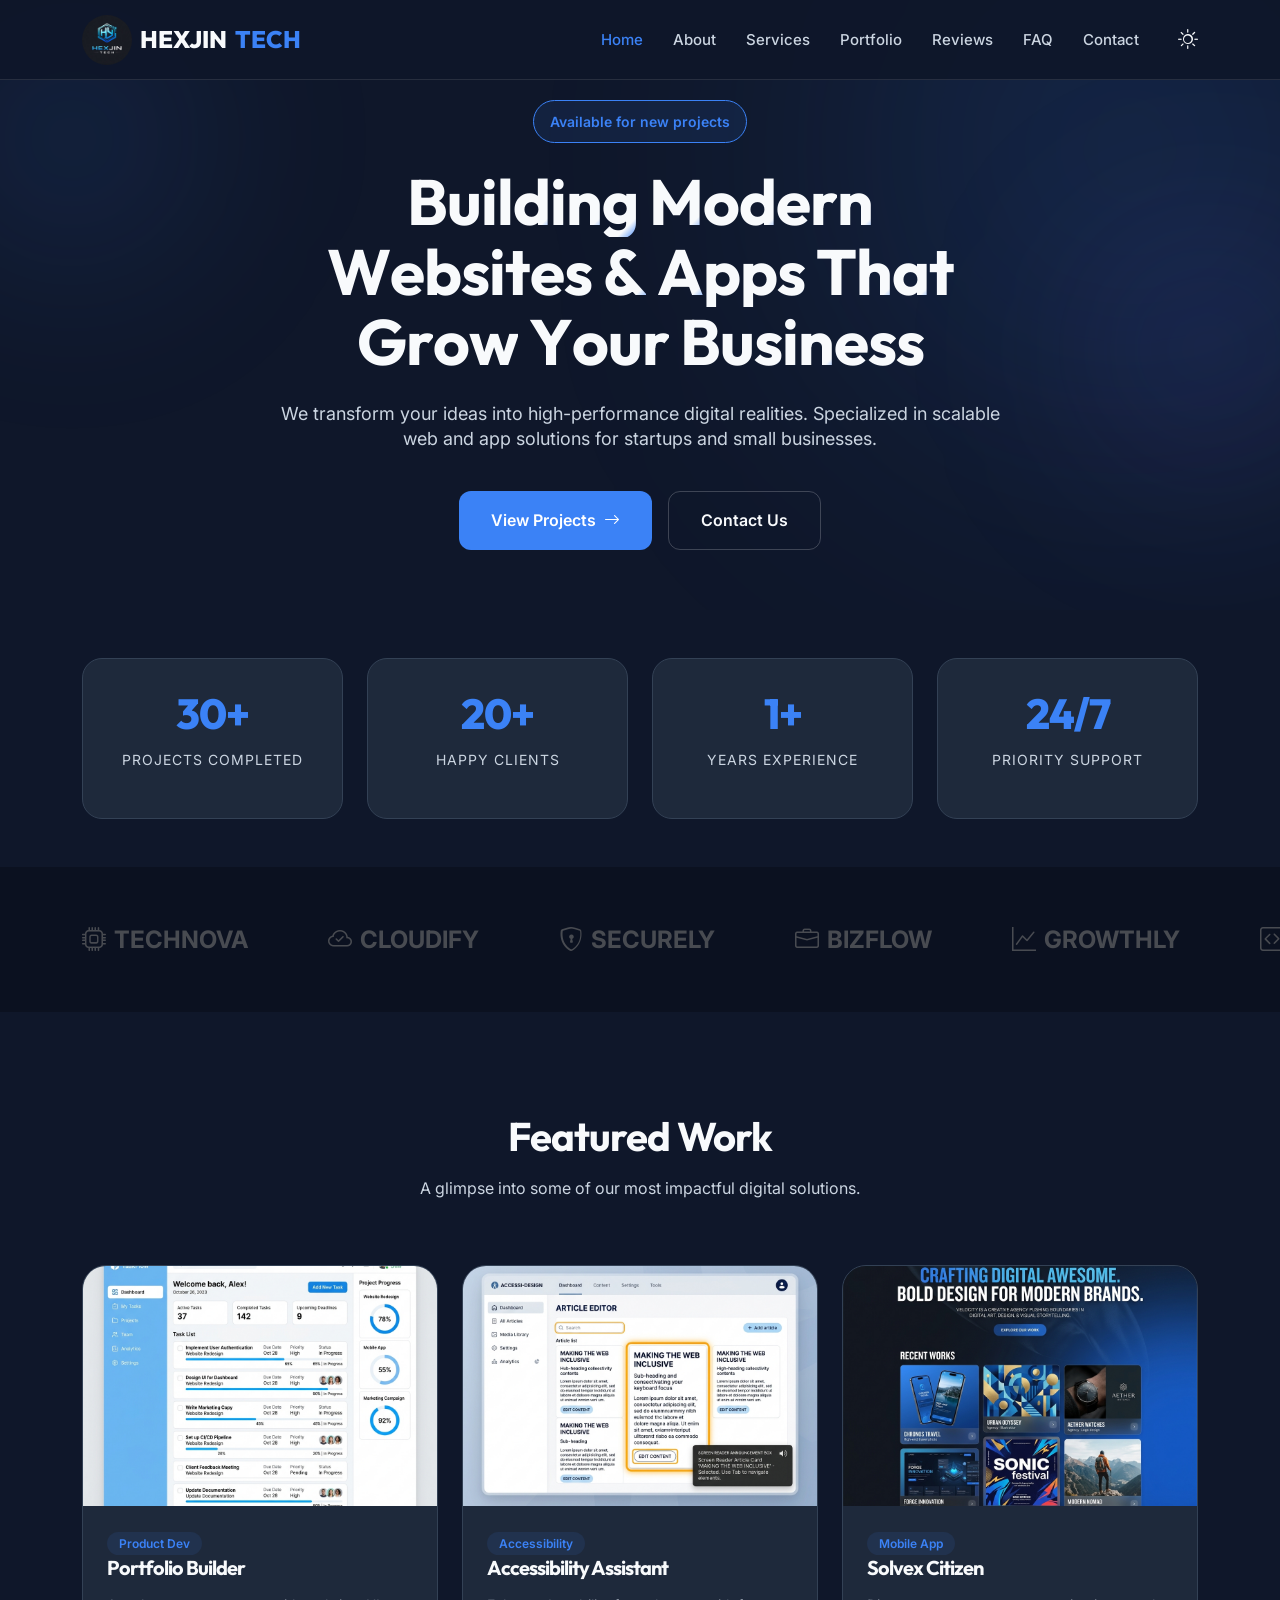
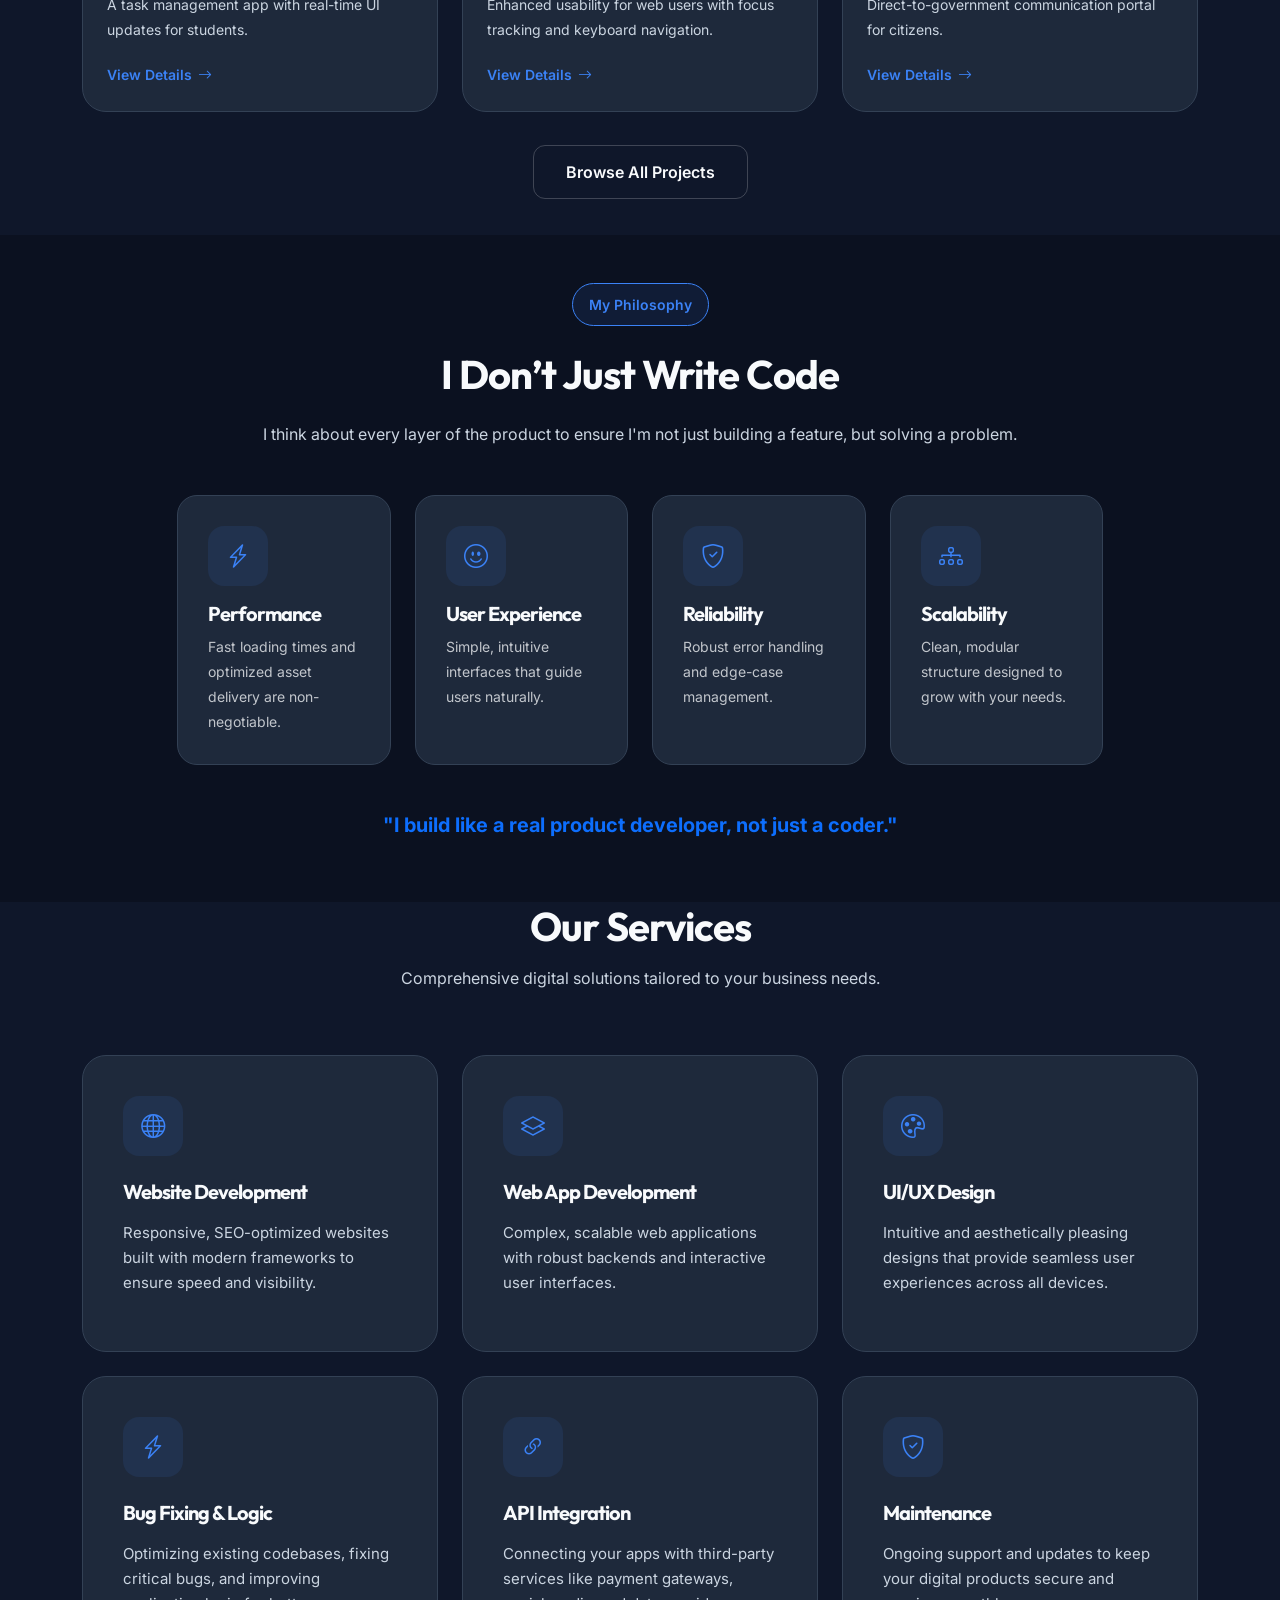
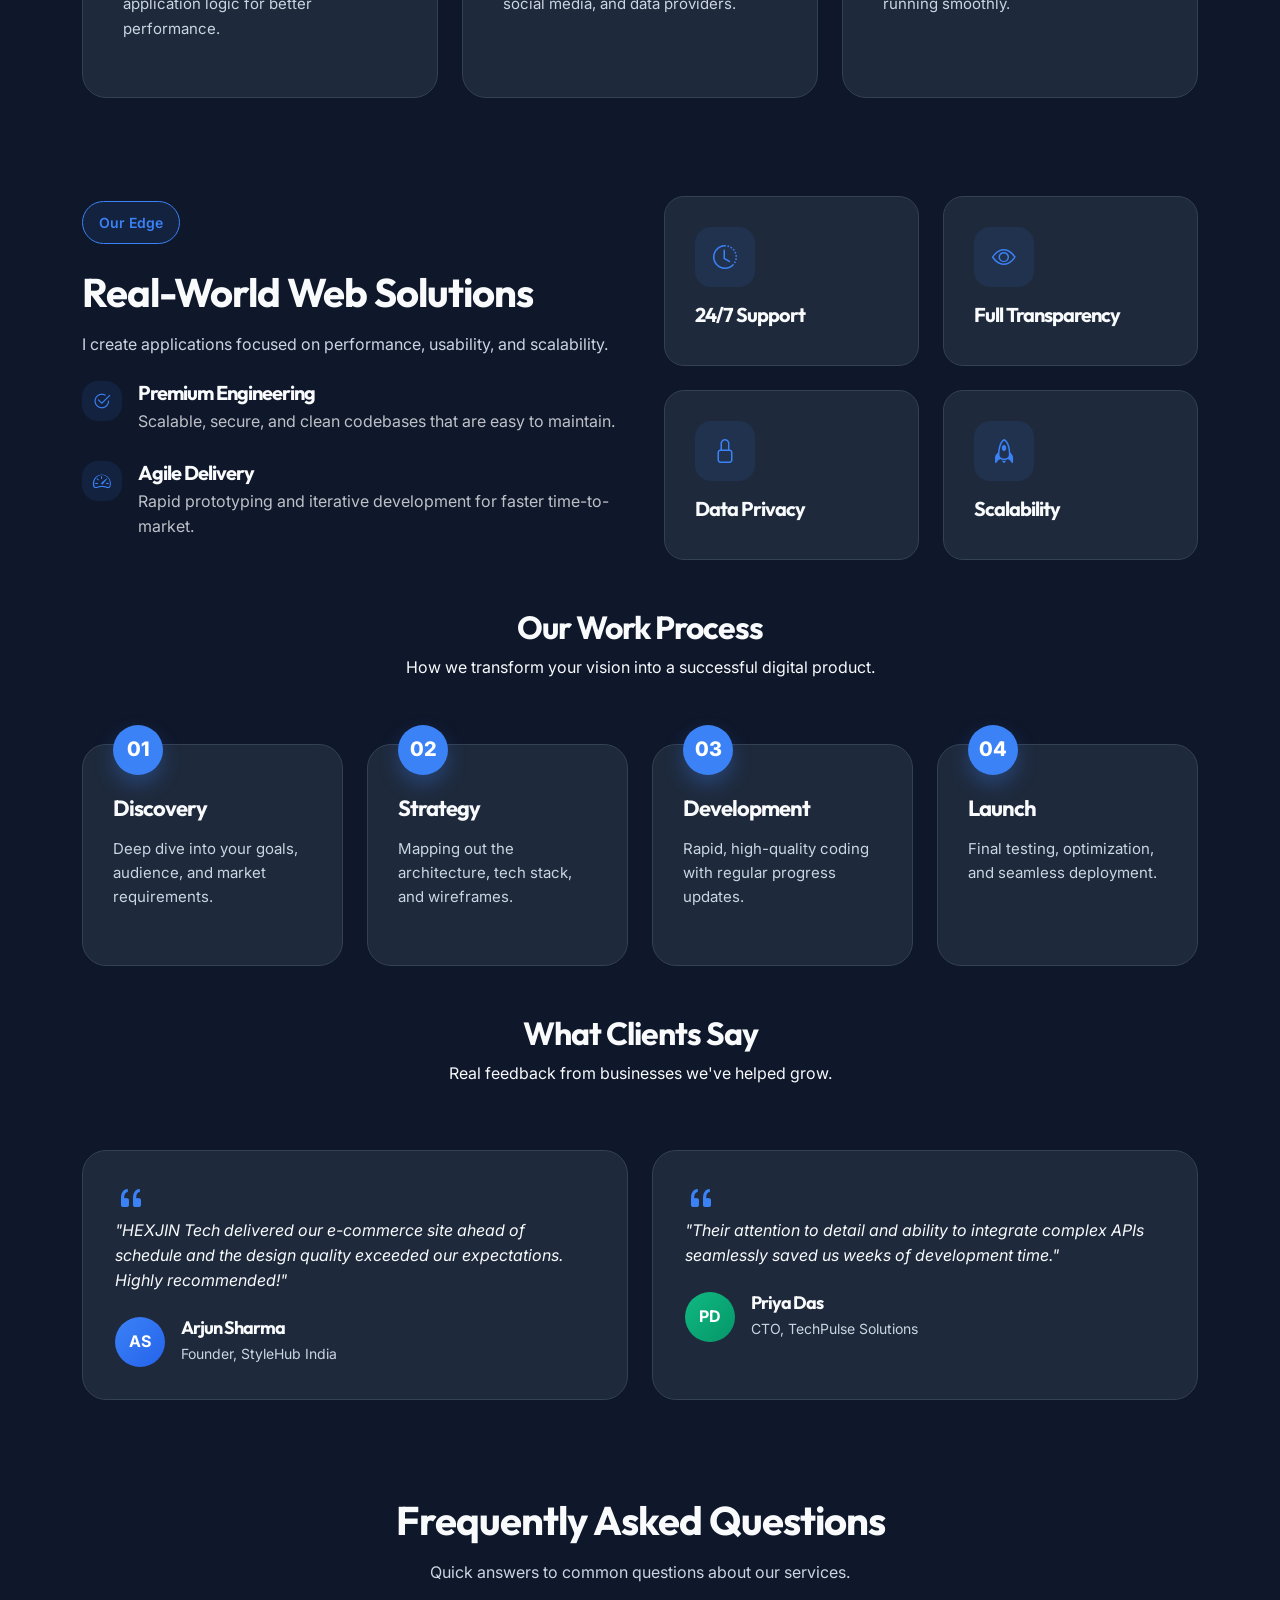
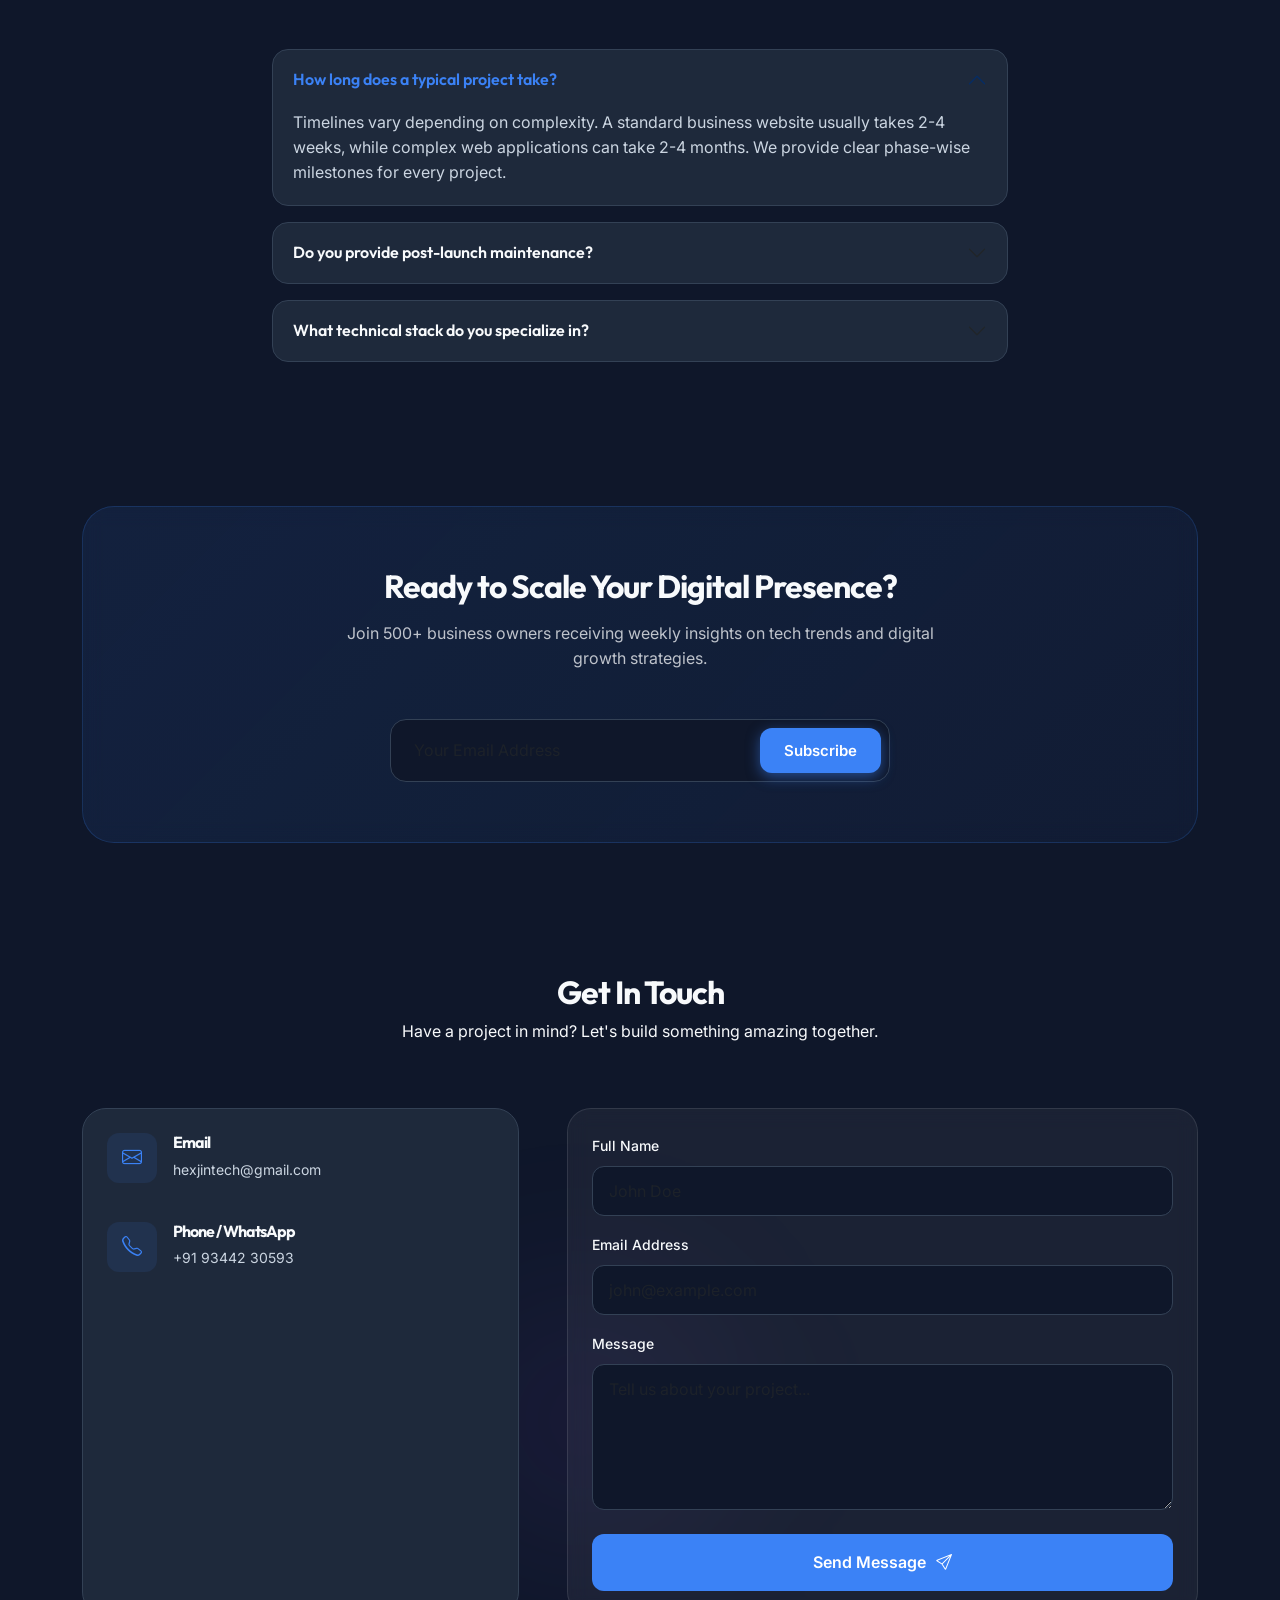
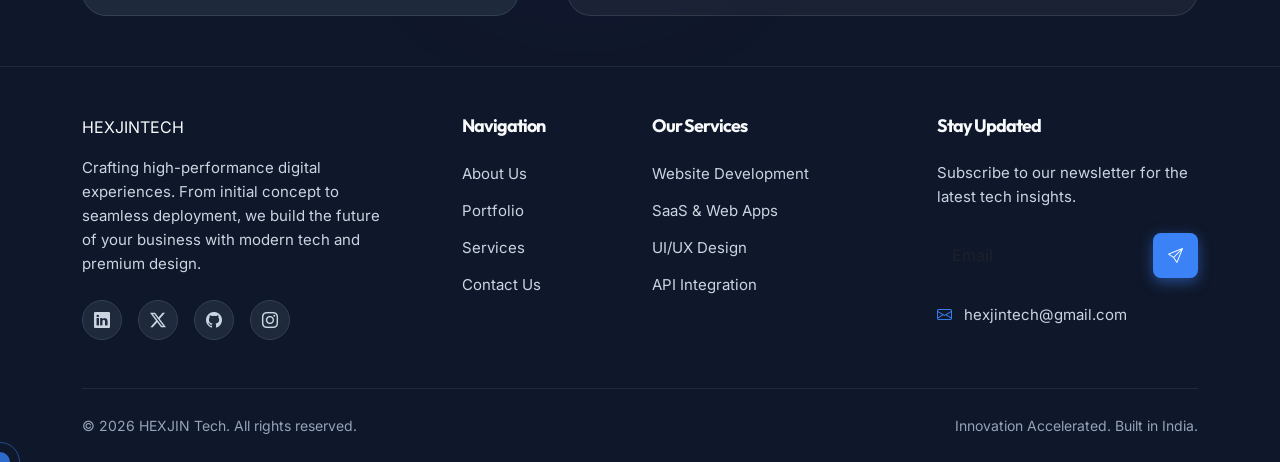
<file: index.html>
<!DOCTYPE html>
<html lang="en">

<head>
    <meta charset="UTF-8">
    <meta name="viewport" content="width=device-width, initial-scale=1.0">
    <title>HEXJIN Tech | Modern Web & App Solutions</title>
    <meta name="description"
        content="Freelance Web & App Developer startup in India. Building modern, scalable, and user-friendly websites and apps for small businesses and startups.">

    <!-- Bootstrap 5 CSS -->
    <link href="https://cdn.jsdelivr.net/npm/bootstrap@5.3.0/dist/css/bootstrap.min.css" rel="stylesheet">
    <!-- Bootstrap Icons -->
    <link rel="stylesheet" href="https://cdn.jsdelivr.net/npm/bootstrap-icons@1.11.1/font/bootstrap-icons.css">

    <!-- Custom Style -->
    <link rel="stylesheet" href="assets/css/style.css">
</head>

<body class="home-page" data-theme="dark">
    <!-- Preloader -->
    <div class="preloader">
        <div class="loader-logo">
            HEXJIN<span>TECH</span>
            <div class="loader-line"></div>
        </div>
    </div>

    <!-- Navigation Placeholder -->
    <div id="navbar-placeholder"></div>

    <!-- Main Content Root -->
    <main id="app-root">
        <!-- Hero Section -->
        <section class="hero-section" id="home">
            <div class="bg-blob blob-1"></div>
            <div class="bg-blob blob-2"></div>
            <div class="container hero-container">
                <div class="row align-items-center justify-content-center">
                    <div class="col-lg-8 text-center hero-content-wrapper">
                        <span class="hero-badge reveal">Available for new projects</span>
                        <h1 class="hero-title">Building Modern Websites & Apps That Grow Your Business</h1>
                        <p class="hero-description reveal">We transform your ideas into high-performance digital
                            realities.
                            Specialized in scalable web and app solutions for startups and small businesses.</p>
                        <div class="hero-buttons reveal d-flex justify-content-center gap-3">
                            <a href="portfolio/" class="btn-hero-primary">View Projects <i
                                    class="bi bi-arrow-right"></i></a>
                            <a href="#contact" class="btn-hero-outline">Contact Us</a>
                        </div>
                    </div>
                </div>
            </div>
        </section>

        <!-- Stats Section -->
        <section class="stats-section py-5">
            <div class="container stats-container">
                <div class="row g-4 text-center stagger-reveal">
                    <div class="col-6 col-lg-3 reveal">
                        <div class="stat-card">
                            <h3 class="stat-number" data-target="30">0</h3>
                            <p class="stat-label">Projects Completed</p>
                        </div>
                    </div>
                    <div class="col-6 col-lg-3 reveal">
                        <div class="stat-card">
                            <h3 class="stat-number" data-target="20">0</h3>
                            <p class="stat-label">Happy Clients</p>
                        </div>
                    </div>
                    <div class="col-6 col-lg-3 reveal">
                        <div class="stat-card">
                            <h3 class="stat-number" data-target="1">0</h3>
                            <p class="stat-label">Years Experience</p>
                        </div>
                    </div>
                    <div class="col-6 col-lg-3 reveal">
                        <div class="stat-card">
                            <h3 class="stat-number" data-target="24">24/7</h3>
                            <p class="stat-label">Priority Support</p>
                        </div>
                    </div>
                </div>
            </div>
        </section>

        <!-- Trusted By Section -->
        <section class="logo-marquee-section">
            <div class="container marquee-container">
                <div class="marquee-wrapper">
                    <!-- Standard tech placeholders for a professional look -->
                    <div class="marquee-item"><i class="bi bi-cpu me-2"></i> TECHNOVA</div>
                    <div class="marquee-item"><i class="bi bi-cloud-check me-2"></i> CLOUDIFY</div>
                    <div class="marquee-item"><i class="bi bi-shield-lock me-2"></i> SECURELY</div>
                    <div class="marquee-item"><i class="bi bi-briefcase me-2"></i> BIZFLOW</div>
                    <div class="marquee-item"><i class="bi bi-graph-up me-2"></i> GROWTHLY</div>
                    <div class="marquee-item"><i class="bi bi-code-square me-2"></i> DEVSTIX</div>
                    <!-- Duplicate for infinite scroll -->
                    <div class="marquee-item"><i class="bi bi-cpu me-2"></i> TECHNOVA</div>
                    <div class="marquee-item"><i class="bi bi-cloud-check me-2"></i> CLOUDIFY</div>
                    <div class="marquee-item"><i class="bi bi-shield-lock me-2"></i> SECURELY</div>
                    <div class="marquee-item"><i class="bi bi-briefcase me-2"></i> BIZFLOW</div>
                    <div class="marquee-item"><i class="bi bi-graph-up me-2"></i> GROWTHLY</div>
                    <div class="marquee-item"><i class="bi bi-code-square me-2"></i> DEVSTIX</div>
                </div>
            </div>
        </section>

        <!-- Services Section Preview -->
        <section class="services-section bg-transparent" id="services">

            <!-- Featured Projects Section -->
            <section class="portfolio-section" id="featured-work">
                <div class="container portfolio-container">
                    <div class="row justify-content-center">
                        <div class="col-lg-8 text-center mb-5 reveal">
                            <h2 class="services-title">Featured Work</h2>
                            <p class="services-subtitle">A glimpse into some of our most impactful digital solutions.
                            </p>
                        </div>
                    </div>
                    <div class="row g-4 justify-content-center stagger-reveal">
                        <div class="col-md-6 col-lg-4 reveal">
                            <div class="portfolio-card">
                                <div class="portfolio-img-wrapper">
                                    <img src="assets/images/project1.png" alt="Project 1" class="portfolio-img">
                                </div>
                                <div class="portfolio-content">
                                    <span class="portfolio-tag">Product Dev</span>
                                    <h3 class="portfolio-card-title">Portfolio Builder</h3>
                                    <p class="portfolio-card-text">A task management app with real-time UI updates for
                                        students.</p>
                                    <a href="portfolio/" class="portfolio-link">View Details <i
                                            class="bi bi-arrow-right"></i></a>
                                </div>
                            </div>
                        </div>
                        <div class="col-md-6 col-lg-4 reveal">
                            <div class="portfolio-card">
                                <div class="portfolio-img-wrapper">
                                    <img src="assets/images/project2.png" alt="Project 2" class="portfolio-img">
                                </div>
                                <div class="portfolio-content">
                                    <span class="portfolio-tag">Accessibility</span>
                                    <h3 class="portfolio-card-title">Accessibility Assistant</h3>
                                    <p class="portfolio-card-text">Enhanced usability for web users with focus tracking
                                        and keyboard navigation.</p>
                                    <a href="portfolio/" class="portfolio-link">View Details <i
                                            class="bi bi-arrow-right"></i></a>
                                </div>
                            </div>
                        </div>
                        <div class="col-md-6 col-lg-4 reveal">
                            <div class="portfolio-card">
                                <div class="portfolio-img-wrapper">
                                    <img src="assets/images/project3.png" alt="Project 3" class="portfolio-img">
                                </div>
                                <div class="portfolio-content">
                                    <span class="portfolio-tag">Mobile App</span>
                                    <h3 class="portfolio-card-title">Solvex Citizen</h3>
                                    <p class="portfolio-card-text">Direct-to-government communication portal for
                                        citizens.</p>
                                    <a href="portfolio/" class="portfolio-link">View Details <i
                                            class="bi bi-arrow-right"></i></a>
                                </div>
                            </div>
                        </div>
                    </div>
                    <div class="text-center mt-5 reveal">
                        <a href="portfolio/" class="btn-hero-outline">Browse All Projects</a>
                    </div>
                </div>
            </section>

            <!-- Philosophy Section -->
            <section class="process-section py-5" id="philosophy">
                <div class="container text-center">
                    <div class="row justify-content-center">
                        <div class="col-lg-10 reveal">
                            <span class="hero-badge">My Philosophy</span>
                            <h2 class="services-title mb-4">I Don’t Just Write Code</h2>
                            <p class="services-subtitle mb-5 mx-auto" style="max-width: 800px;">I think about every
                                layer of the product to ensure I'm not just building a feature, but solving a problem.
                            </p>

                            <div class="row g-4 text-start">
                                <div class="col-md-3">
                                    <div class="feature-card h-100">
                                        <div class="services-icon mb-3"><i class="bi bi-lightning-charge"></i></div>
                                        <h5 class="mb-2">Performance</h5>
                                        <p class="small opacity-75 mb-0">Fast loading times and optimized asset delivery
                                            are non-negotiable.</p>
                                    </div>
                                </div>
                                <div class="col-md-3">
                                    <div class="feature-card h-100">
                                        <div class="services-icon mb-3"><i class="bi bi-emoji-smile"></i></div>
                                        <h5 class="mb-2">User Experience</h5>
                                        <p class="small opacity-75 mb-0">Simple, intuitive interfaces that guide users
                                            naturally.</p>
                                    </div>
                                </div>
                                <div class="col-md-3">
                                    <div class="feature-card h-100">
                                        <div class="services-icon mb-3"><i class="bi bi-shield-check"></i></div>
                                        <h5 class="mb-2">Reliability</h5>
                                        <p class="small opacity-75 mb-0">Robust error handling and edge-case management.
                                        </p>
                                    </div>
                                </div>
                                <div class="col-md-3">
                                    <div class="feature-card h-100">
                                        <div class="services-icon mb-3"><i class="bi bi-diagram-3"></i></div>
                                        <h5 class="mb-2">Scalability</h5>
                                        <p class="small opacity-75 mb-0">Clean, modular structure designed to grow with
                                            your needs.</p>
                                    </div>
                                </div>
                            </div>

                            <div class="mt-5 reveal">
                                <p class="text-primary fw-bold" style="font-size: 1.25rem;">"I build like a real product
                                    developer, not just a coder."</p>
                            </div>
                        </div>
                    </div>
                </div>
            </section>
            <div class="container services-container">
                <div class="row justify-content-center">
                    <div class="col-lg-8 text-center mb-5 services-header reveal">
                        <h2 class="services-title">Our Services</h2>
                        <p class="services-subtitle">Comprehensive digital solutions tailored to your business needs.
                        </p>
                    </div>
                </div>
                <div class="row g-4 services-grid stagger-reveal">
                    <div class="col-md-6 col-lg-4 reveal">
                        <div class="services-card">
                            <div class="services-icon"><i class="bi bi-globe"></i></div>
                            <h3 class="services-card-title">Website Development</h3>
                            <p class="services-card-text">Responsive, SEO-optimized websites built with modern
                                frameworks to
                                ensure speed and visibility.</p>
                        </div>
                    </div>
                    <div class="col-md-6 col-lg-4 reveal">
                        <div class="services-card">
                            <div class="services-icon"><i class="bi bi-layers"></i></div>
                            <h3 class="services-card-title">Web App Development</h3>
                            <p class="services-card-text">Complex, scalable web applications with robust backends and
                                interactive user interfaces.</p>
                        </div>
                    </div>
                    <div class="col-md-6 col-lg-4 reveal">
                        <div class="services-card">
                            <div class="services-icon"><i class="bi bi-palette"></i></div>
                            <h3 class="services-card-title">UI/UX Design</h3>
                            <p class="services-card-text">Intuitive and aesthetically pleasing designs that provide
                                seamless
                                user experiences across all devices.</p>
                        </div>
                    </div>
                    <div class="col-md-6 col-lg-4 reveal">
                        <div class="services-card">
                            <div class="services-icon"><i class="bi bi-lightning-charge"></i></div>
                            <h3 class="services-card-title">Bug Fixing & Logic</h3>
                            <p class="services-card-text">Optimizing existing codebases, fixing critical bugs, and
                                improving
                                application logic for better performance.</p>
                        </div>
                    </div>
                    <div class="col-md-6 col-lg-4 reveal">
                        <div class="services-card">
                            <div class="services-icon"><i class="bi bi-link-45deg"></i></div>
                            <h3 class="services-card-title">API Integration</h3>
                            <p class="services-card-text">Connecting your apps with third-party services like payment
                                gateways, social media, and data providers.</p>
                        </div>
                    </div>
                    <div class="col-md-6 col-lg-4 reveal">
                        <div class="services-card">
                            <div class="services-icon"><i class="bi bi-shield-check"></i></div>
                            <h3 class="services-card-title">Maintenance</h3>
                            <p class="services-card-text">Ongoing support and updates to keep your digital products
                                secure
                                and running smoothly.</p>
                        </div>
                    </div>
                </div>
            </div>
        </section>

        <!-- Process Section -->
        </section>

        <!-- Why Choose Us -->
        <section class="about-section py-5" id="why-us">
            <div class="container">
                <div class="row align-items-center g-5">
                    <div class="col-lg-6 reveal">
                        <span class="hero-badge">Our Edge</span>
                        <h2 class="services-title">Real-World Web Solutions</h2>
                        <p class="services-subtitle mb-4">I create applications focused on performance, usability, and
                            scalability.</p>
                        <ul class="list-unstyled d-flex flex-column gap-3">
                            <li class="d-flex gap-3 align-items-start">
                                <div class="services-icon"
                                    style="width: 40px; height: 40px; min-width: 40px; font-size: 18px;"><i
                                        class="bi bi-check2-circle"></i></div>
                                <div>
                                    <h5 class="mb-1">Premium Engineering</h5>
                                    <p class="mb-0 opacity-75">Scalable, secure, and clean codebases that are easy to
                                        maintain.</p>
                                </div>
                            </li>
                            <li class="d-flex gap-3 align-items-start">
                                <div class="services-icon"
                                    style="width: 40px; height: 40px; min-width: 40px; font-size: 18px;"><i
                                        class="bi bi-speedometer2"></i></div>
                                <div>
                                    <h5 class="mb-1">Agile Delivery</h5>
                                    <p class="mb-0 opacity-75">Rapid prototyping and iterative development for faster
                                        time-to-market.</p>
                                </div>
                            </li>
                        </ul>
                    </div>
                    <div class="col-lg-6 reveal">
                        <div class="row g-4">
                            <div class="col-6">
                                <div class="feature-card">
                                    <div class="services-icon mb-3"><i class="bi bi-clock-history"></i></div>
                                    <h5>24/7 Support</h5>
                                </div>
                            </div>
                            <div class="col-6">
                                <div class="feature-card">
                                    <div class="services-icon mb-3"><i class="bi bi-eye"></i></div>
                                    <h5>Full Transparency</h5>
                                </div>
                            </div>
                            <div class="col-6">
                                <div class="feature-card">
                                    <div class="services-icon mb-3"><i class="bi bi-lock"></i></div>
                                    <h5>Data Privacy</h5>
                                </div>
                            </div>
                            <div class="col-6">
                                <div class="feature-card">
                                    <div class="services-icon mb-3"><i class="bi bi-rocket"></i></div>
                                    <h5>Scalability</h5>
                                </div>
                            </div>
                        </div>
                    </div>
                </div>
            </div>
        </section>
        <div class="container process-container">
            <div class="row justify-content-center">
                <div class="col-lg-8 text-center mb-5 process-header reveal">
                    <h2 class="process-title">Our Work Process</h2>
                    <p class="process-subtitle">How we transform your vision into a successful digital product.</p>
                </div>
            </div>
            <div class="row g-4 process-steps stagger-reveal">
                <div class="col-md-6 col-lg-3 reveal">
                    <div class="process-step-card">
                        <div class="process-step-num">01</div>
                        <h3 class="process-step-title">Discovery</h3>
                        <p class="process-step-text">Deep dive into your goals, audience, and market requirements.
                        </p>
                    </div>
                </div>
                <div class="col-md-6 col-lg-3 reveal">
                    <div class="process-step-card">
                        <div class="process-step-num">02</div>
                        <h3 class="process-step-title">Strategy</h3>
                        <p class="process-step-text">Mapping out the architecture, tech stack, and wireframes.</p>
                    </div>
                </div>
                <div class="col-md-6 col-lg-3 reveal">
                    <div class="process-step-card">
                        <div class="process-step-num">03</div>
                        <h3 class="process-step-title">Development</h3>
                        <p class="process-step-text">Rapid, high-quality coding with regular progress updates.</p>
                    </div>
                </div>
                <div class="col-md-6 col-lg-3 reveal">
                    <div class="process-step-card">
                        <div class="process-step-num">04</div>
                        <h3 class="process-step-title">Launch</h3>
                        <p class="process-step-text">Final testing, optimization, and seamless deployment.</p>
                    </div>
                </div>
            </div>
        </div>
        </section>

        <!-- Testimonials Section -->
        <section class="testimonials-section py-5" id="testimonials">
            <div class="container testimonials-container">
                <div class="row justify-content-center">
                    <div class="col-lg-8 text-center mb-5 testimonials-header reveal">
                        <h2 class="testimonials-title">What Clients Say</h2>
                        <p class="testimonials-subtitle">Real feedback from businesses we've helped grow.</p>
                    </div>
                </div>
                <div class="row g-4 testimonials-grid">
                    <div class="col-md-6 reveal">
                        <div class="testimonial-card">
                            <i class="bi bi-quote testimonial-quote-icon mb-3"></i>
                            <p class="testimonial-text">"HEXJIN Tech delivered our e-commerce site ahead of schedule and
                                the
                                design quality exceeded our expectations. Highly recommended!"</p>
                            <div class="testimonial-client-info d-flex align-items-center gap-3 mt-4">
                                <div class="testimonial-avatar d-flex align-items-center justify-content-center text-white"
                                    style="background: linear-gradient(135deg, #3b82f6, #2563eb); font-weight: bold;">AS
                                </div>
                                <div>
                                    <h4 class="testimonial-client-name">Arjun Sharma</h4>
                                    <small class="testimonial-client-role">Founder, StyleHub India</small>
                                </div>
                            </div>
                        </div>
                    </div>
                    <div class="col-md-6 reveal">
                        <div class="testimonial-card">
                            <i class="bi bi-quote testimonial-quote-icon mb-3"></i>
                            <p class="testimonial-text">"Their attention to detail and ability to integrate complex APIs
                                seamlessly saved us weeks of development time."</p>
                            <div class="testimonial-client-info d-flex align-items-center gap-3 mt-4">
                                <div class="testimonial-avatar d-flex align-items-center justify-content-center text-white"
                                    style="background: linear-gradient(135deg, #10b981, #059669); font-weight: bold;">PD
                                </div>
                                <div>
                                    <h4 class="testimonial-client-name">Priya Das</h4>
                                    <small class="testimonial-client-role">CTO, TechPulse Solutions</small>
                                </div>
                            </div>
                        </div>
                    </div>
                </div>
            </div>
        </section>

        <!-- FAQ Section -->
        <section class="about-section py-5" id="faq">
            <div class="container">
                <div class="row justify-content-center">
                    <div class="col-lg-8 text-center mb-5 reveal">
                        <h2 class="services-title">Frequently Asked Questions</h2>
                        <p class="services-subtitle">Quick answers to common questions about our services.</p>
                    </div>
                </div>
                <div class="row justify-content-center">
                    <div class="col-lg-8 reveal">
                        <div class="accordion faq-accordion" id="faqAccordion">
                            <div class="accordion-item">
                                <h2 class="accordion-header">
                                    <button class="accordion-button" type="button" data-bs-toggle="collapse"
                                        data-bs-target="#faq1">
                                        How long does a typical project take?
                                    </button>
                                </h2>
                                <div id="faq1" class="accordion-collapse collapse show" data-bs-parent="#faqAccordion">
                                    <div class="accordion-body">
                                        Timelines vary depending on complexity. A standard business website usually
                                        takes 2-4 weeks, while complex web applications can take 2-4 months. We provide
                                        clear phase-wise milestones for every project.
                                    </div>
                                </div>
                            </div>
                            <div class="accordion-item">
                                <h2 class="accordion-header">
                                    <button class="accordion-button collapsed" type="button" data-bs-toggle="collapse"
                                        data-bs-target="#faq2">
                                        Do you provide post-launch maintenance?
                                    </button>
                                </h2>
                                <div id="faq2" class="accordion-collapse collapse" data-bs-parent="#faqAccordion">
                                    <div class="accordion-body">
                                        Yes, we offer ongoing maintenance packages that include security updates,
                                        performance monitoring, and priority bug fixing to ensure your product stays in
                                        peak condition.
                                    </div>
                                </div>
                            </div>
                            <div class="accordion-item">
                                <h2 class="accordion-header">
                                    <button class="accordion-button collapsed" type="button" data-bs-toggle="collapse"
                                        data-bs-target="#faq3">
                                        What technical stack do you specialize in?
                                    </button>
                                </h2>
                                <div id="faq3" class="accordion-collapse collapse" data-bs-parent="#faqAccordion">
                                    <div class="accordion-body">
                                        We are experts in modern JavaScript frameworks (React, Vue, Node.js), mobile
                                        development (Flutter), and robust backends (Spring Boot, Go). We choose the
                                        stack based on your specific requirements.
                                    </div>
                                </div>
                            </div>
                        </div>
                    </div>
                </div>
            </div>
        </section>

        <!-- Newsletter Section -->
        <section class="newsletter-section">
            <div class="container">
                <div class="newsletter-card text-center reveal">
                    <h2 class="mb-3">Ready to Scale Your Digital Presence?</h2>
                    <p class="mb-5 opacity-75 mx-auto" style="max-width: 600px;">Join 500+ business owners receiving
                        weekly insights on tech trends and digital growth strategies.</p>
                    <div class="newsletter-input-group">
                        <input type="email" class="form-control newsletter-input" placeholder="Your Email Address">
                        <button class="btn-hire border-0 m-0" style="border-radius: 12px;">Subscribe</button>
                    </div>
                </div>
            </div>
        </section>

        <!-- Contact Section -->
        <section class="contact-section" id="contact">
            <div class="bg-blob blob-3"></div>
            <div class="container contact-container">
                <div class="row justify-content-center">
                    <div class="col-lg-8 text-center mb-5 contact-header reveal">
                        <h2 class="contact-title">Get In Touch</h2>
                        <p class="contact-subtitle">Have a project in mind? Let's build something amazing together.</p>
                    </div>
                </div>
                <div class="row g-5 contact-grid align-items-stretch">
                    <div class="col-lg-5 reveal">
                        <div class="contact-info-wrapper h-100 p-4">
                            <div class="contact-info-list d-flex flex-column gap-4">
                                <a href="mailto:hexjintech@gmail.com"
                                    class="contact-info-item d-flex gap-3 text-decoration-none">
                                    <div class="contact-icon-box"><i class="bi bi-envelope"></i></div>
                                    <div>
                                        <h4 class="contact-info-label">Email</h4>
                                        <p class="contact-info-value">hexjintech@gmail.com</p>
                                    </div>
                                </a>
                                <a href="https://wa.me/919344230593" target="_blank"
                                    class="contact-info-item d-flex gap-3 text-decoration-none">
                                    <div class="contact-icon-box"><i class="bi bi-telephone"></i></div>
                                    <div>
                                        <h4 class="contact-info-label">Phone / WhatsApp</h4>
                                        <p class="contact-info-value">+91 93442 30593</p>
                                    </div>
                                </a>
                            </div>
                        </div>
                    </div>
                    <div class="col-lg-7 reveal">
                        <form class="contact-form p-4" action="https://formspree.io/f/xgorkaja" method="POST">
                            <div class="mb-3 contact-form-group">
                                <label for="name" class="form-label">Full Name</label>
                                <input type="text" id="name" name="name" class="form-control" placeholder="John Doe"
                                    required>
                            </div>
                            <div class="mb-3 contact-form-group">
                                <label for="email" class="form-label">Email Address</label>
                                <input type="email" id="email" name="email" class="form-control"
                                    placeholder="john@example.com" required>
                            </div>
                            <div class="mb-4 contact-form-group">
                                <label for="message" class="form-label">Message</label>
                                <textarea id="message" name="message" class="form-control" rows="5"
                                    placeholder="Tell us about your project..." required></textarea>
                            </div>
                            <button type="submit" class="btn-contact-submit w-100 border-0">Send Message <i
                                    class="bi bi-send"></i></button>
                        </form>
                    </div>
                </div>
            </div>
        </section>
    </main>

    <div id="footer-placeholder"></div>

    <!-- Custom Cursor -->
    <div class="cursor-follower"></div>
    <div class="cursor-outline"></div>

    <!-- Scripts -->
    <script src="https://cdn.jsdelivr.net/npm/bootstrap@5.3.0/dist/js/bootstrap.bundle.min.js"></script>
    <script src="assets/js/navbar.js"></script>
    <script src="assets/js/common.js"></script>
    <script src="assets/js/footer.js"></script>
</body>

</html>
</file>
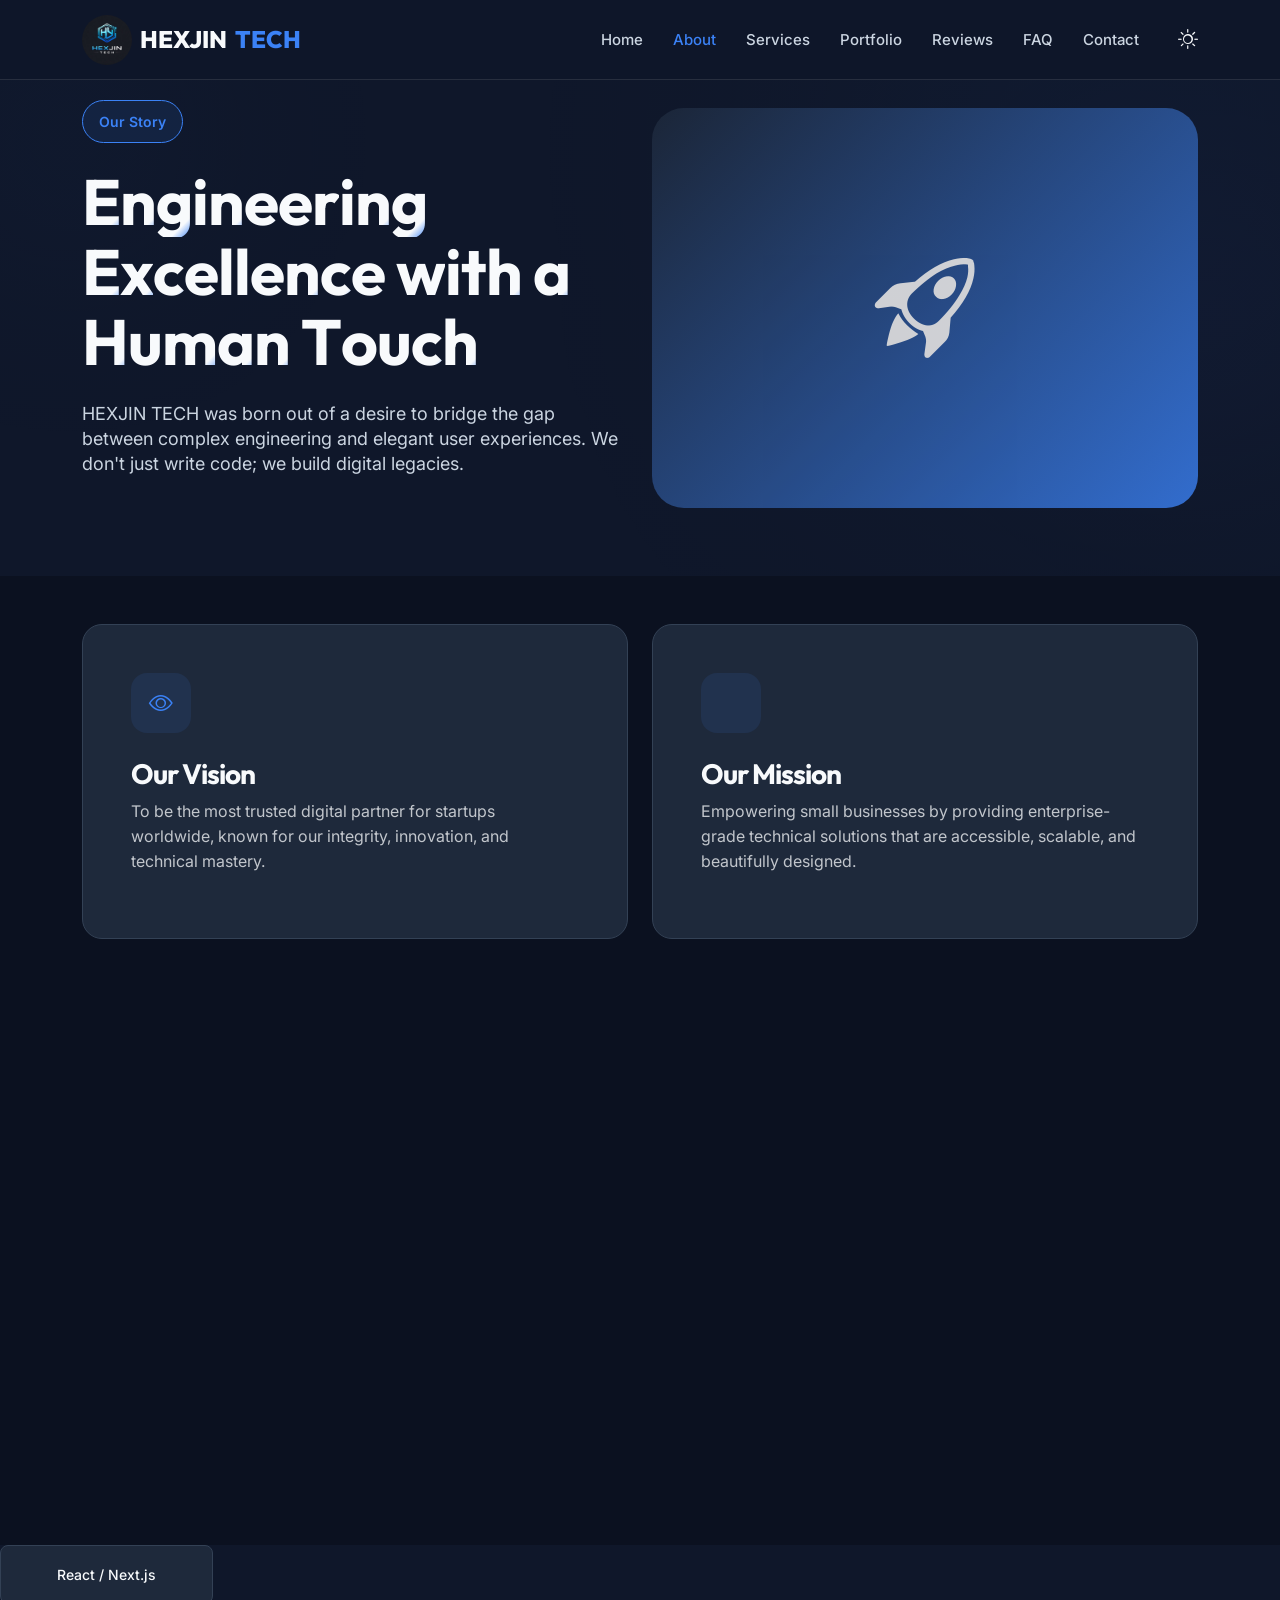
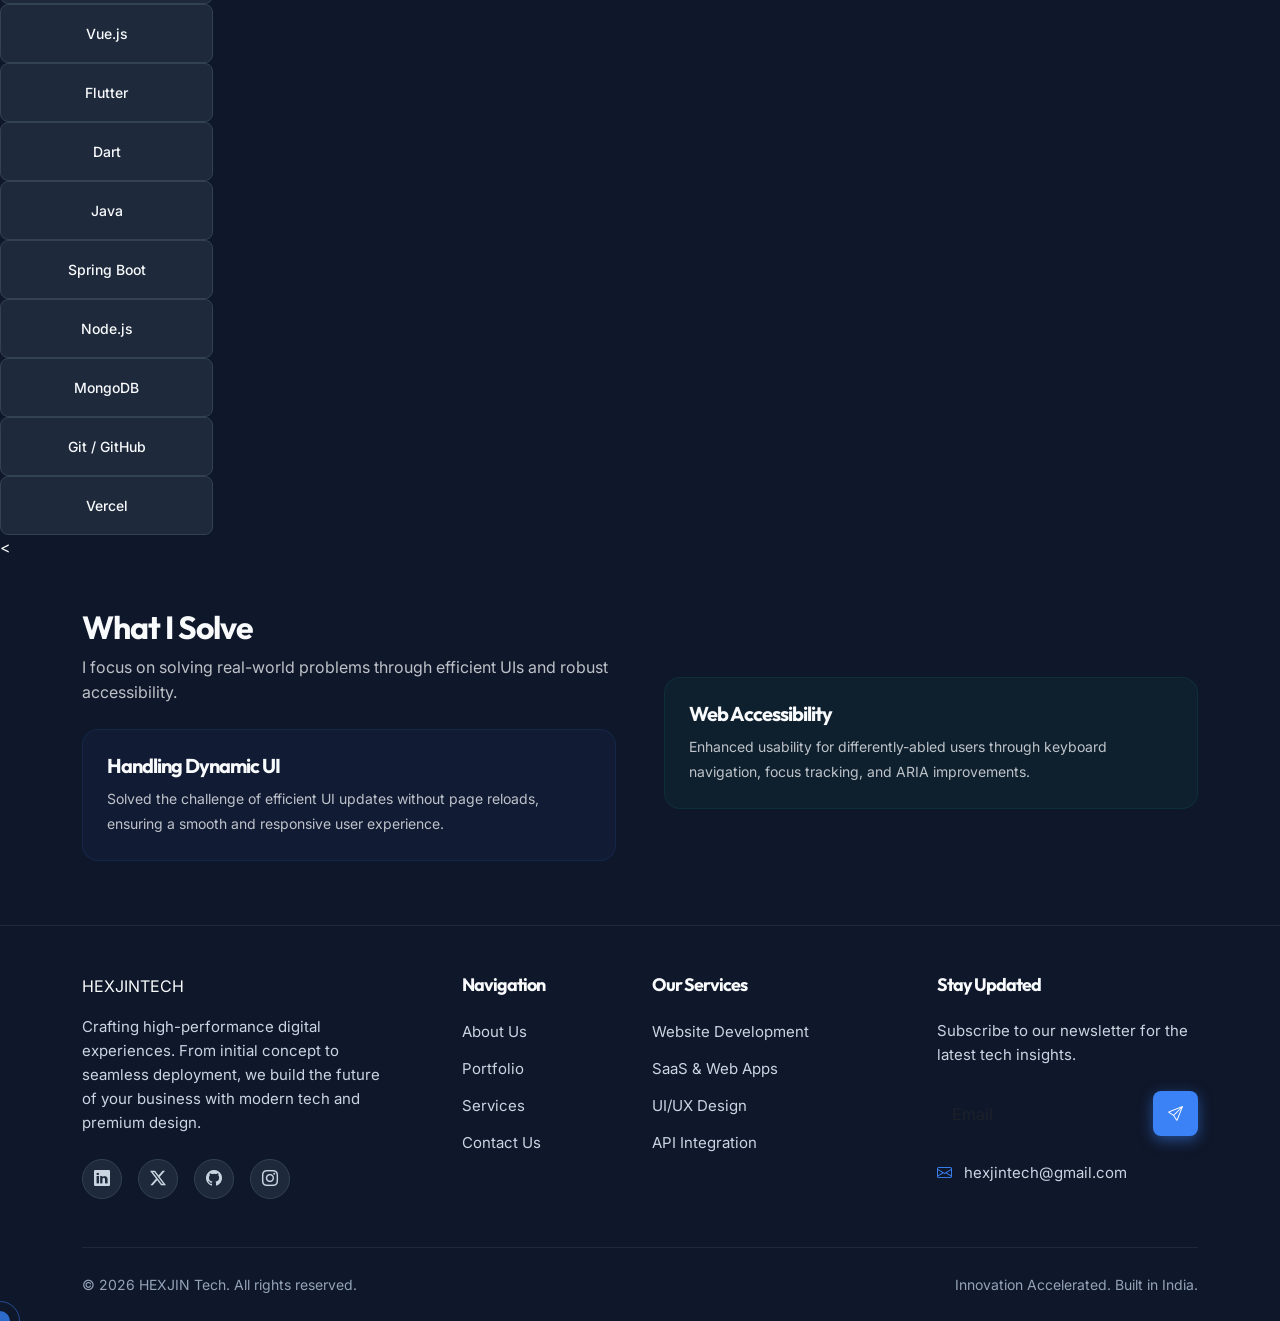
<file: about/index.html>
<!DOCTYPE html>
<html lang="en">

<head>
    <meta charset="UTF-8">
    <meta name="viewport" content="width=device-width, initial-scale=1.0">
    <title>About Us | HEXJIN Tech</title>

    <!-- Bootstrap 5 CSS -->
    <link href="https://cdn.jsdelivr.net/npm/bootstrap@5.3.0/dist/css/bootstrap.min.css" rel="stylesheet">
    <!-- Bootstrap Icons -->
    <link rel="stylesheet" href="https://cdn.jsdelivr.net/npm/bootstrap-icons@1.11.1/font/bootstrap-icons.css">

    <!-- Custom Style -->
    <link rel="stylesheet" href="../assets/css/style.css">
</head>

<body class="about-page" data-theme="dark">
        <!-- Preloader -->
        <div class="preloader">
            <div class="loader-logo">
                HEXJIN<span>TECH</span>
                <div class="loader-line"></div>
            </div>
        </div>

        <!-- Navigation Placeholder -->
        <div id="navbar-placeholder"></div>

        <main id="app-root">
            <!-- About Hero Section -->
            <section class="hero-section about-hero" id="about-hero">
                <div class="bg-blob blob-1"></div>
                <div class="bg-blob blob-2"></div>
                <div class="container">
                    <div class="row align-items-center">
                        <div class="col-lg-6 reveal">
                            <span class="hero-badge">Our Story</span>
                            <h1 class="hero-title">Engineering Excellence with a Human Touch</h1>
                            <p class="hero-description">HEXJIN TECH was born out of a desire to bridge the gap between
                                complex engineering and elegant user experiences. We don't just write code; we build
                                digital
                                legacies.</p>
                        </div>
                        <div class="col-lg-6 reveal">
                            <div class="about-image-wrapper">
                                <div class="about-placeholder-img">
                                    <i class="bi bi-rocket-takeoff"></i>
                                </div>
                            </div>
                        </div>
                    </div>
                </div>
            </section>

            <!-- Mission & Vision Section -->
            <section class="process-section py-5">
                <div class="container">
                    <div class="row g-4 stagger-reveal">
                        <div class="col-md-6 reveal">
                            <div class="stat-card p-5 h-100">
                                <div class="services-icon mb-4"><i class="bi bi-eye"></i></div>
                                <h3>Our Vision</h3>
                                <p class="color-inherit opacity-75">To be the most trusted digital partner for startups
                                    worldwide, known for our integrity, innovation, and technical mastery.</p>
                            </div>
                        </div>
                        <div class="col-md-6 reveal">
                            <div class="stat-card p-5 h-100">
                                <div class="services-icon mb-4"><i class="bi bi-target"></i></div>
                                <h3>Our Mission</h3>
                                <p class="color-inherit opacity-75">Empowering small businesses by providing
                                    enterprise-grade technical solutions that are accessible, scalable, and beautifully
                                    designed.</p>
                            </div>
                        </div>
                    </div>
                </div>
            </section>

            <!-- Team Section -->
            <!-- <section class="about-section py-5 bg-transparent" id="team">
        <div class="container">
            <div class="row justify-content-center">
                <div class="col-lg-8 text-center mb-5 reveal">
                    <span class="hero-badge">The Minds Behind HEXJIN</span>
                    <h2 class="services-title">Meet Our Leadership</h2>
                    <p class="services-subtitle">A global team of engineers, designers, and strategists dedicated to your success.</p>
                </div>
            </div>
            <div class="row g-4 stagger-reveal">
                <div class="col-md-4 reveal">
                    <div class="team-card">
                        <div class="team-img-wrapper">
                            <img src="../assets/images/team-1.png" alt="CEO" class="team-img">
                        </div>
                        <div class="portfolio-content">
                            <h4 class="mb-1">Abhishek Kumar</h4>
                            <p class="text-primary fw-bold mb-2">Product Developer</p>
                            <p class="opacity-75 small">Leading with a product-first mindset. Ensuring performance and reliability are built-in from day one.</p>
                            <div class="team-social">
                                <a href="#" class="team-social-link"><i class="bi bi-linkedin"></i></a>
                                <a href="#" class="team-social-link"><i class="bi bi-github"></i></a>
                            </div>
                        </div>
                    </div>
                </div>
                <div class="col-md-4 reveal">
                    <div class="team-card">
                        <div class="team-img-wrapper">
                            <img src="../assets/images/team-2.png" alt="CTO" class="team-img">
                        </div>
                        <div class="portfolio-content">
                            <h4 class="mb-1">Sanjana Rao</h4>
                            <p class="text-primary fw-bold mb-2">Technical Lead</p>
                            <p class="opacity-75 small">Architecting scalable solutions with Flutter and Node.js for modern web and mobile apps.</p>
                            <div class="team-social">
                                <a href="#" class="team-social-link"><i class="bi bi-linkedin"></i></a>
                                <a href="#" class="team-social-link"><i class="bi bi-github"></i></a>
                            </div>
                        </div>
                    </div>
                </div>
                <div class="col-md-4 reveal">
                    <div class="team-card">
                        <div class="team-img-wrapper">
                            <img src="../assets/images/team-3.png" alt="Design Lead" class="team-img">
                        </div>
                        <div class="portfolio-content">
                            <h4 class="mb-1">Vikram Seth</h4>
                            <p class="text-primary fw-bold mb-2">UX Strategist</p>
                            <p class="opacity-75 small">Specializing in intuitive interfaces and accessibility-driven design systems.</p>
                            <div class="team-social">
                                <a href="#" class="team-social-link"><i class="bi bi-linkedin"></i></a>
                                <a href="#" class="team-social-link"><i class="bi bi-behance"></i></a>
                            </div>
                        </div>
                    </div>
                </div>
            </div>
        </div>
    </section> -->

            <!-- Core Values Section -->
            <section class="process-section py-5">
                <div class="container">
                    <div class="row justify-content-center">
                        <div class="col-lg-8 text-center mb-5 reveal">
                            <h2 class="services-title">Our Core Values</h2>
                            <p class="services-subtitle">The principles that guide every project we undertake.</p>
                        </div>
                    </div>
                    <div class="row g-4 stagger-reveal">
                        <div class="col-md-4 reveal">
                            <div class="feature-card text-center p-5">
                                <div class="services-icon mx-auto mb-4"><i class="bi bi-shield-check"></i></div>
                                <h4>Integrity First</h4>
                                <p class="opacity-75">We believe in radical transparency and honest communication at
                                    every
                                    step.</p>
                            </div>
                        </div>
                        <div class="col-md-4 reveal">
                            <div class="feature-card text-center p-5">
                                <div class="services-icon mx-auto mb-4"><i class="bi bi-lightning-charge"></i></div>
                                <h4>Innovation Always</h4>
                                <p class="opacity-75">Staying ahead of the curve with the latest technologies and
                                    methodologies.</p>
                            </div>
                        </div>
                        <div class="col-md-4 reveal">
                            <div class="feature-card text-center p-5">
                                <div class="services-icon mx-auto mb-4"><i class="bi bi-heart"></i></div>
                                <h4>Client Success</h4>
                                <p class="opacity-75">Your growth is our primary metric. We win when you win.</p>
                            </div>
                        </div>
                    </div>
                </div>
            </section>

            <div class="col-6 col-md-3 col-lg-2">
                <div class="skill-tag w-100 text-center py-3">React / Next.js</div>
            </div>
            <div class="col-6 col-md-3 col-lg-2">
                <div class="skill-tag w-100 text-center py-3">Vue.js</div>
            </div>
            <div class="col-6 col-md-3 col-lg-2">
                <div class="skill-tag w-100 text-center py-3">Flutter</div>
            </div>
            <div class="col-6 col-md-3 col-lg-2">
                <div class="skill-tag w-100 text-center py-3">Dart</div>
            </div>
            <div class="col-6 col-md-3 col-lg-2">
                <div class="skill-tag w-100 text-center py-3">Java</div>
            </div>
            <div class="col-6 col-md-3 col-lg-2">
                <div class="skill-tag w-100 text-center py-3">Spring Boot</div>
            </div>
            <div class="col-6 col-md-3 col-lg-2">
                <div class="skill-tag w-100 text-center py-3">Node.js</div>
            </div>
            <div class="col-6 col-md-3 col-lg-2">
                <div class="skill-tag w-100 text-center py-3">MongoDB</div>
            </div>
            <div class="col-6 col-md-3 col-lg-2">
                <div class="skill-tag w-100 text-center py-3">Git / GitHub</div>
            </div>
            <div class="col-6 col-md-3 col-lg-2">
                <div class="skill-tag w-100 text-center py-3">Vercel</div>
            </div>
            < </div>
                </section>

                <!-- Project Achievement Section -->
                <section class="about-section py-5">
                    <div class="container">
                        <div class="row g-5 align-items-center">
                            <div class="col-lg-6 reveal">
                                <h2>What I Solve</h2>
                                <p class="opacity-75 mb-4">I focus on solving real-world problems through efficient UIs
                                    and
                                    robust accessibility.</p>
                                <div class="skill-card p-4 mb-3"
                                    style="background: rgba(59, 130, 246, 0.05); border-radius: 16px; border: 1px solid rgba(59, 130, 246, 0.1);">
                                    <h5>Handling Dynamic UI</h5>
                                    <p class="small opacity-75 mb-0">Solved the challenge of efficient UI updates
                                        without page
                                        reloads, ensuring a smooth and responsive user experience.</p>
                                </div>
                            </div>
                            <div class="col-lg-6 reveal">
                                <div class="skill-card p-4"
                                    style="background: rgba(16, 185, 129, 0.05); border-radius: 16px; border: 1px solid rgba(16, 185, 129, 0.1);">
                                    <h5>Web Accessibility</h5>
                                    <p class="small opacity-75 mb-0">Enhanced usability for differently-abled users
                                        through
                                        keyboard navigation, focus tracking, and ARIA improvements.</p>
                                </div>
                            </div>
                        </div>
                    </div>
        </main>

        <div id="footer-placeholder"></div>

        <!-- Custom Cursor -->
        <div class="cursor-follower"></div>
        <div class="cursor-outline"></div>
    <!-- Scripts -->
    <script src="https://cdn.jsdelivr.net/npm/bootstrap@5.3.0/dist/js/bootstrap.bundle.min.js"></script>
    <script src="../assets/js/navbar.js"></script>
    <script src="../assets/js/common.js"></script>
    <script src="../assets/js/footer.js"></script>
</body>

</html>
</file>
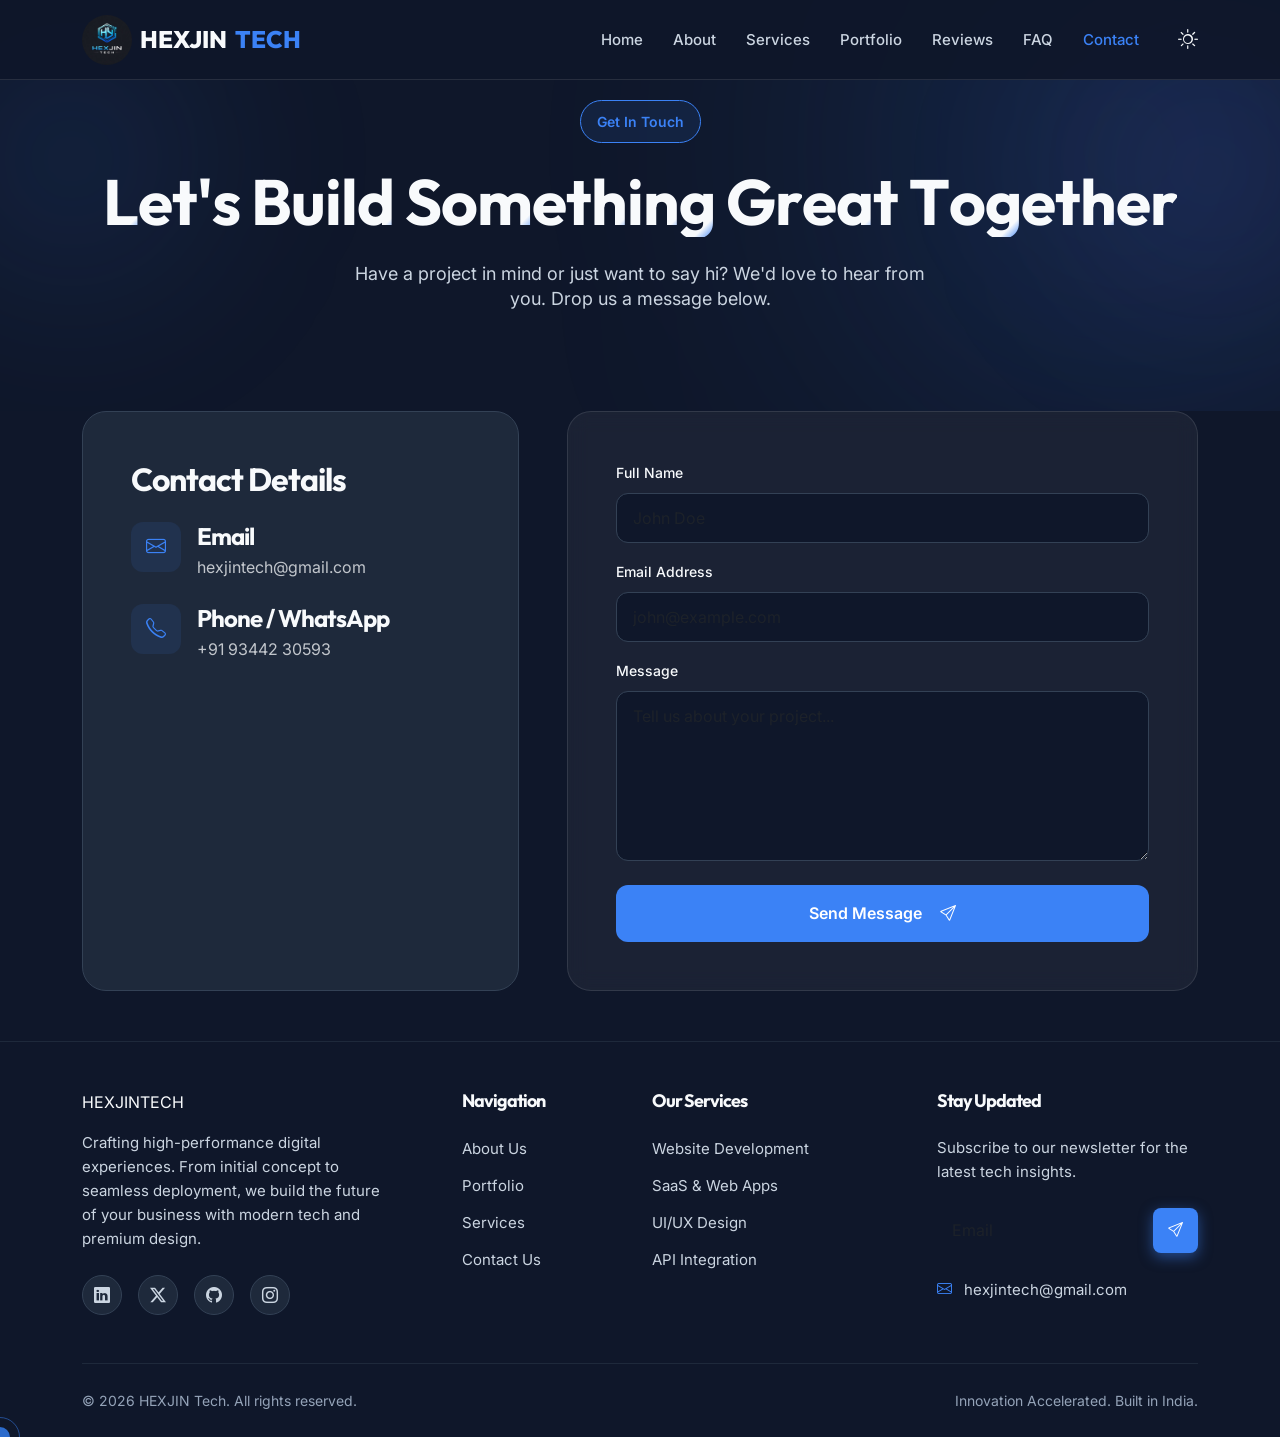
<file: contact/index.html>
<!DOCTYPE html>
<html lang="en">

<head>
    <meta charset="UTF-8">
    <meta name="viewport" content="width=device-width, initial-scale=1.0">
    <title>Contact Us | HEXJIN Tech</title>
    
    <!-- Bootstrap 5 CSS -->
    <link href="https://cdn.jsdelivr.net/npm/bootstrap@5.3.0/dist/css/bootstrap.min.css" rel="stylesheet">
    <!-- Bootstrap Icons -->
    <link rel="stylesheet" href="https://cdn.jsdelivr.net/npm/bootstrap-icons@1.11.1/font/bootstrap-icons.css">

    <!-- Custom Style -->
    <link rel="stylesheet" href="../assets/css/style.css">
</head>

<body data-theme="dark">
    <!-- Preloader -->
    <div class="preloader">
        <div class="loader-logo">
            HEXJIN<span>TECH</span>
            <div class="loader-line"></div>
        </div>
    </div>

    <!-- Navigation Placeholder -->
    <div id="navbar-placeholder"></div>

    <main id="app-root">
    <!-- Contact Hero -->
    <section class="hero-section" id="contact-hero">
        <div class="bg-blob blob-1"></div>
        <div class="bg-blob blob-2"></div>
        <div class="container text-center reveal">
            <span class="hero-badge">Get In Touch</span>
            <h1 class="hero-title">Let's Build Something Great Together</h1>
            <p class="hero-description mx-auto" style="max-width: 600px;">Have a project in mind or just want to say hi? We'd love to hear from you. Drop us a message below.</p>
        </div>
    </section>

    <!-- Contact Content -->
    <section class="contact-section pt-0">
        <div class="container">
            <div class="row g-5 align-items-stretch stagger-reveal">
                <div class="col-lg-5 reveal">
                    <div class="contact-info-wrapper h-100 p-5">
                        <h2 class="mb-4">Contact Details</h2>
                        <div class="contact-info-list d-flex flex-column gap-4">
                            <a href="mailto:hexjintech@gmail.com" class="contact-info-item d-flex gap-3 text-decoration-none color-inherit">
                                <div class="contact-icon-box"><i class="bi bi-envelope"></i></div>
                                <div>
                                    <h4 class="mb-1">Email</h4>
                                    <p class="opacity-75 mb-0">hexjintech@gmail.com</p>
                                </div>
                            </a>
                            <a href="https://wa.me/919344230593" target="_blank" class="contact-info-item d-flex gap-3 text-decoration-none color-inherit">
                                <div class="contact-icon-box"><i class="bi bi-telephone"></i></div>
                                <div>
                                    <h4 class="mb-1">Phone / WhatsApp</h4>
                                    <p class="opacity-75 mb-0">+91 93442 30593</p>
                                </div>
                            </a>
                        </div>
                    </div>
                </div>
                <div class="col-lg-7 reveal">
                    <form class="contact-form p-5" action="https://formspree.io/f/xgorkaja" method="POST">
                        <div class="mb-3 contact-form-group">
                            <label for="name" class="form-label">Full Name</label>
                            <input type="text" id="name" name="name" class="form-control" placeholder="John Doe" required>
                        </div>
                        <div class="mb-3 contact-form-group">
                            <label for="email" class="form-label">Email Address</label>
                            <input type="email" id="email" name="email" class="form-control" placeholder="john@example.com" required>
                        </div>
                        <div class="mb-4 contact-form-group">
                            <label for="message" class="form-label">Message</label>
                            <textarea id="message" name="message" class="form-control" rows="6" placeholder="Tell us about your project..." required></textarea>
                        </div>
                        <button type="submit" class="btn-contact-submit w-100 border-0">Send Message <i class="bi bi-send ms-2"></i></button>
                    </form>
                </div>
            </div>
        </div>
    </section>
    </main>

    <div id="footer-placeholder"></div>

    <!-- Custom Cursor -->
    <div class="cursor-follower"></div>
    <div class="cursor-outline"></div>

    <!-- Scripts -->
    <script src="https://cdn.jsdelivr.net/npm/bootstrap@5.3.0/dist/js/bootstrap.bundle.min.js"></script>
    <script src="../assets/js/navbar.js"></script>
    <script src="../assets/js/common.js"></script>
    <script src="../assets/js/footer.js"></script>
</body>

</html>
</file>
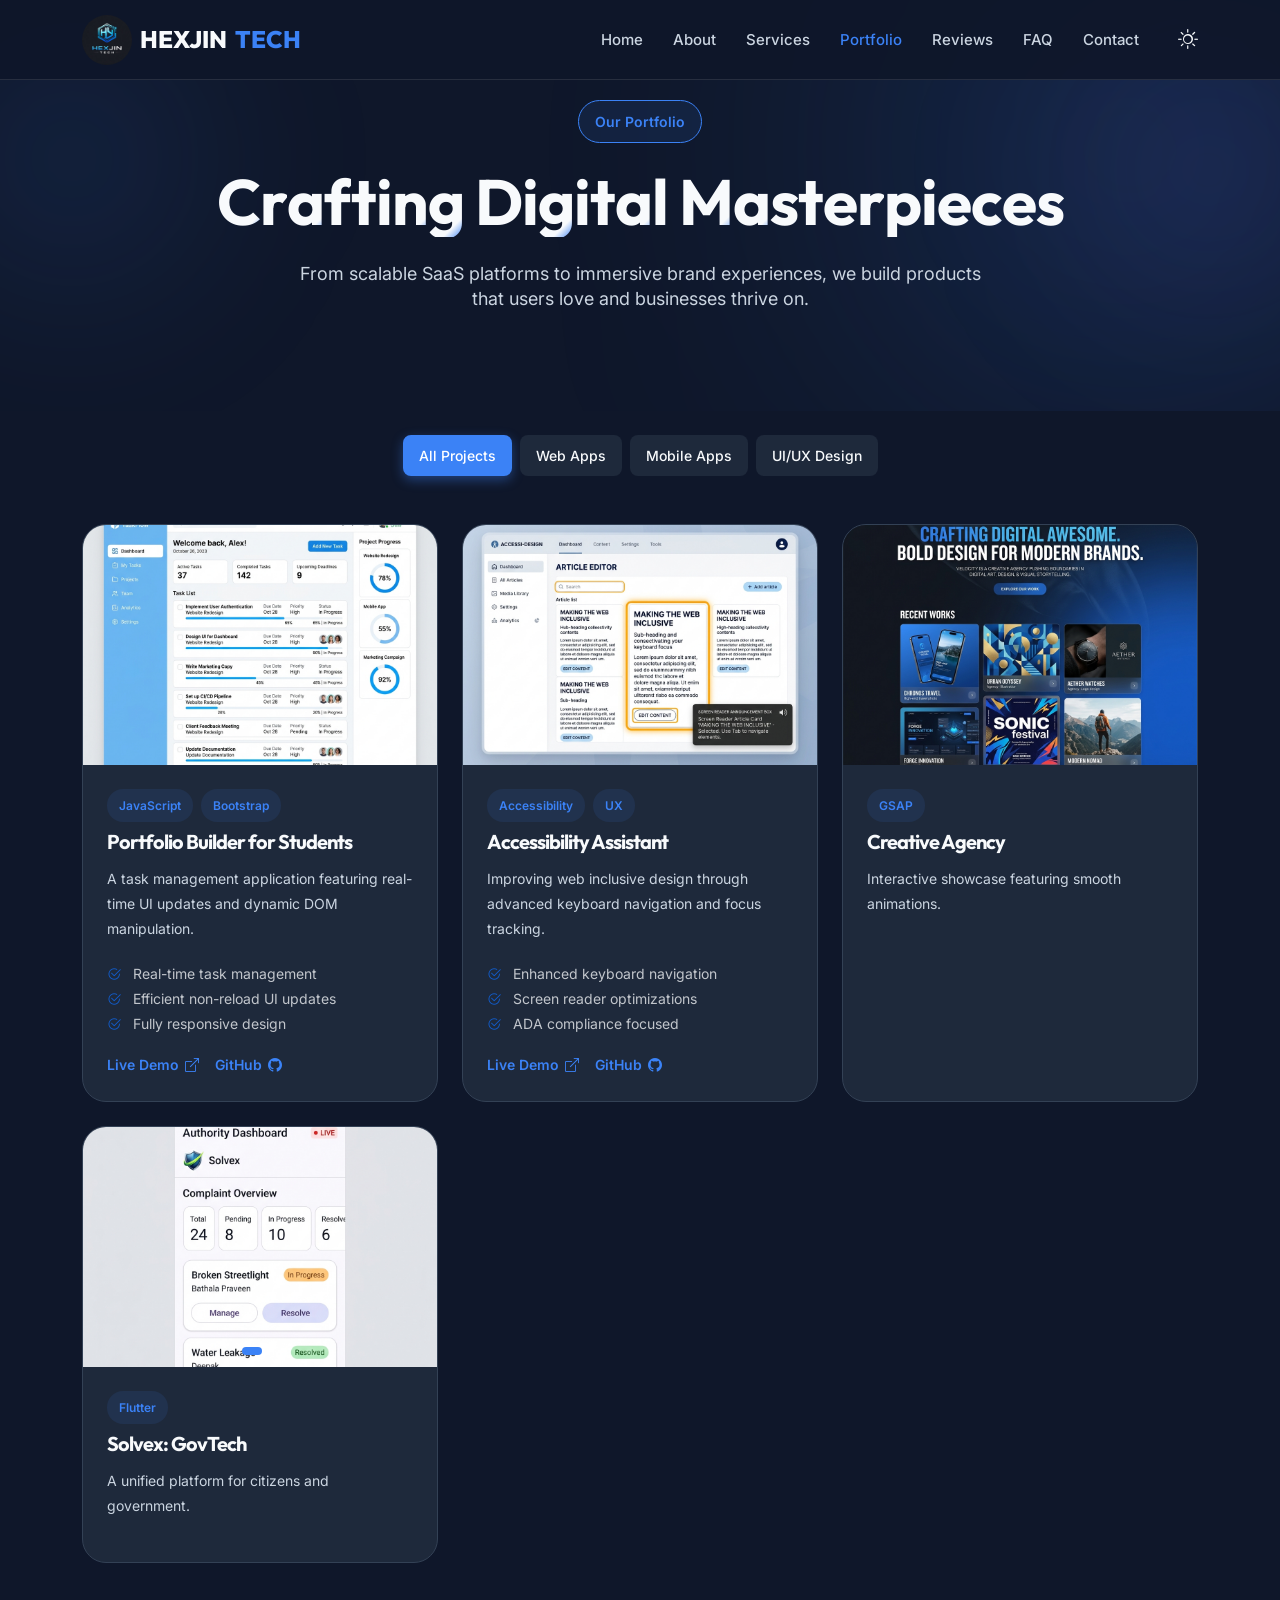
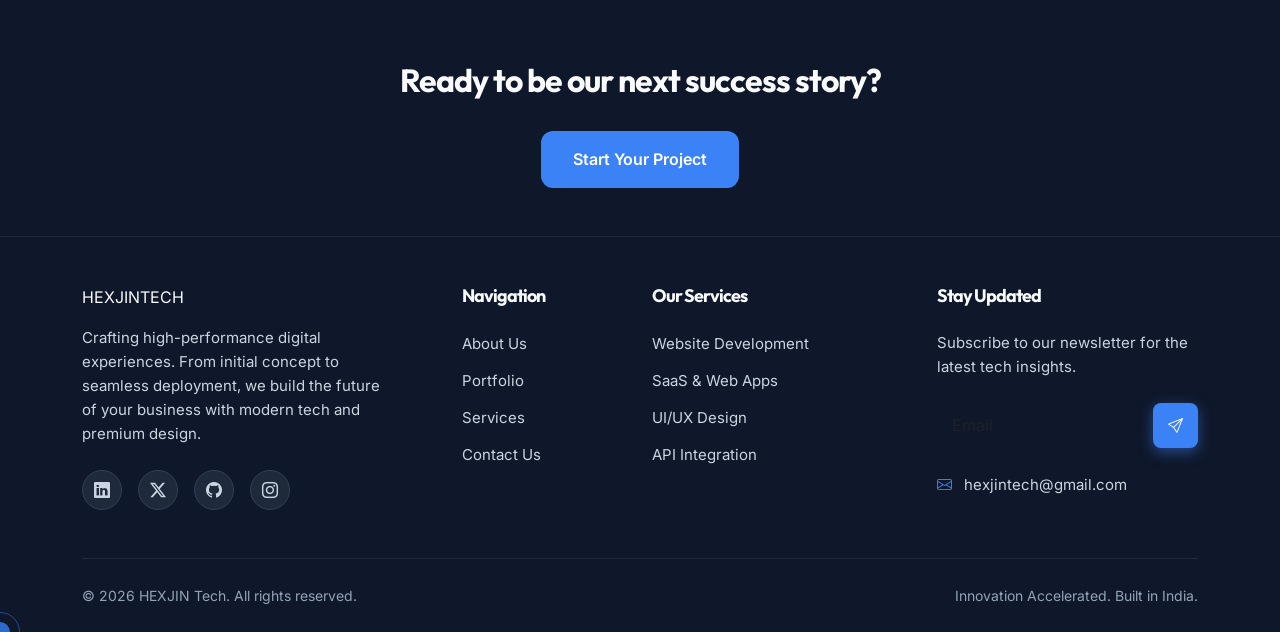
<file: portfolio/index.html>
<!DOCTYPE html>
<html lang="en">

<head>
    <meta charset="UTF-8">
    <meta name="viewport" content="width=device-width, initial-scale=1.0">
    <title>Portfolio | HEXJIN Tech</title>
    
    <!-- Bootstrap 5 CSS -->
    <link href="https://cdn.jsdelivr.net/npm/bootstrap@5.3.0/dist/css/bootstrap.min.css" rel="stylesheet">
    <!-- Bootstrap Icons -->
    <link rel="stylesheet" href="https://cdn.jsdelivr.net/npm/bootstrap-icons@1.11.1/font/bootstrap-icons.css">

    <!-- Custom Style -->
    <link rel="stylesheet" href="../assets/css/style.css">
</head>

<body class="portfolio-page" data-theme="dark">
    <!-- Preloader -->
    <div class="preloader">
        <div class="loader-logo">
            HEXJIN<span>TECH</span>
            <div class="loader-line"></div>
        </div>
    </div>

    <!-- Navigation Placeholder -->
    <div id="navbar-placeholder"></div>

    <main id="app-root">
    <!-- Portfolio Hero -->
    <section class="hero-section portfolio-hero" id="portfolio-hero">
        <div class="bg-blob blob-1"></div>
        <div class="bg-blob blob-2"></div>
        <div class="container text-center reveal">
            <span class="hero-badge">Our Portfolio</span>
            <h1 class="hero-title">Crafting Digital Masterpieces</h1>
            <p class="hero-description mx-auto" style="max-width: 700px;">From scalable SaaS platforms to immersive brand experiences, we build products that users love and businesses thrive on.</p>
        </div>
    </section>

    <!-- Project Filters -->
    <section class="py-4">
        <div class="container d-flex justify-content-center gap-2 flex-wrap reveal">
            <button class="skill-tag border-0 active-filter" data-filter="all">All Projects</button>
            <button class="skill-tag border-0" data-filter="web">Web Apps</button>
            <button class="skill-tag border-0" data-filter="mobile">Mobile Apps</button>
            <button class="skill-tag border-0" data-filter="design">UI/UX Design</button>
        </div>
    </section>

    <!-- Portfolio Grid -->
    <section class="portfolio-section pt-4">
        <div class="container">
            <div class="row g-4 portfolio-grid-main stagger-reveal">
                <!-- Project 1 -->
                <div class="col-md-6 col-lg-4 reveal portfolio-item" data-category="web">
                    <div class="portfolio-card h-100">
                        <div class="portfolio-img-wrapper">
                            <img src="../assets/images/project1.png" alt="Portfolio Builder" class="img-fluid portfolio-img">
                        </div>
                        <div class="portfolio-content">
                            <div class="portfolio-tags d-flex gap-2 mb-2">
                                <span class="portfolio-tag">JavaScript</span>
                                <span class="portfolio-tag">Bootstrap</span>
                            </div>
                            <h3 class="portfolio-card-title">Portfolio Builder for Students</h3>
                            <p class="portfolio-card-text">A task management application featuring real-time UI updates and dynamic DOM manipulation.</p>
                            <div class="project-highlights mt-3 mb-3">
                                <ul class="list-unstyled small opacity-75">
                                    <li><i class="bi bi-check2-circle text-primary me-2"></i> Real-time task management</li>
                                    <li><i class="bi bi-check2-circle text-primary me-2"></i> Efficient non-reload UI updates</li>
                                    <li><i class="bi bi-check2-circle text-primary me-2"></i> Fully responsive design</li>
                                </ul>
                            </div>
                            <div class="portfolio-actions d-flex gap-3">
                                <a href="#" class="portfolio-link">Live Demo <i class="bi bi-box-arrow-up-right"></i></a>
                                <a href="#" class="portfolio-link">GitHub <i class="bi bi-github"></i></a>
                            </div>
                        </div>
                    </div>
                </div>
                <!-- Project 2 -->
                <div class="col-md-6 col-lg-4 reveal portfolio-item" data-category="web">
                    <div class="portfolio-card h-100">
                        <div class="portfolio-img-wrapper">
                            <img src="../assets/images/project2.png" alt="Accessibility Assistant" class="img-fluid portfolio-img">
                        </div>
                        <div class="portfolio-content">
                            <div class="portfolio-tags d-flex gap-2 mb-2">
                                <span class="portfolio-tag">Accessibility</span>
                                <span class="portfolio-tag">UX</span>
                            </div>
                            <h3 class="portfolio-card-title">Accessibility Assistant</h3>
                            <p class="portfolio-card-text">Improving web inclusive design through advanced keyboard navigation and focus tracking.</p>
                            <div class="project-highlights mt-3 mb-3">
                                <ul class="list-unstyled small opacity-75">
                                    <li><i class="bi bi-check2-circle text-primary me-2"></i> Enhanced keyboard navigation</li>
                                    <li><i class="bi bi-check2-circle text-primary me-2"></i> Screen reader optimizations</li>
                                    <li><i class="bi bi-check2-circle text-primary me-2"></i> ADA compliance focused</li>
                                </ul>
                            </div>
                            <div class="portfolio-actions d-flex gap-3">
                                <a href="#" class="portfolio-link">Live Demo <i class="bi bi-box-arrow-up-right"></i></a>
                                <a href="#" class="portfolio-link">GitHub <i class="bi bi-github"></i></a>
                            </div>
                        </div>
                    </div>
                </div>
                <!-- Project 3 -->
                <div class="col-md-6 col-lg-4 reveal portfolio-item" data-category="design">
                    <div class="portfolio-card h-100">
                        <div class="portfolio-img-wrapper">
                            <img src="../assets/images/project3.png" alt="Portfolio Site" class="img-fluid portfolio-img">
                        </div>
                        <div class="portfolio-content">
                            <div class="portfolio-tags d-flex gap-2 mb-2">
                                <span class="portfolio-tag">GSAP</span>
                            </div>
                            <h3 class="portfolio-card-title">Creative Agency</h3>
                            <p class="portfolio-card-text">Interactive showcase featuring smooth animations.</p>
                        </div>
                    </div>
                </div>
                <!-- Project 4 -->
                <div class="col-md-6 col-lg-4 reveal portfolio-item" data-category="mobile">
                    <div class="portfolio-card h-100">
                        <div class="portfolio-img-wrapper portfolio-slider-container">
                            <img src="../assets/images/solvex_admin.png" alt="Solvex" class="img-fluid portfolio-img slider-img active">
                            <img src="../assets/images/solvex_citizen.png" alt="Solvex" class="img-fluid portfolio-img slider-img">
                            <div class="slider-dots">
                                <span class="slider-dot active"></span>
                                <span class="slider-dot"></span>
                            </div>
                        </div>
                        <div class="portfolio-content">
                            <div class="portfolio-tags d-flex gap-2 mb-2">
                                <span class="portfolio-tag">Flutter</span>
                            </div>
                            <h3 class="portfolio-card-title">Solvex: GovTech</h3>
                            <p class="portfolio-card-text">A unified platform for citizens and government.</p>
                        </div>
                    </div>
                </div>
            </div>
        </div>
    </section>

    <section class="cta-section py-5">
        <div class="container text-center reveal">
            <h2>Ready to be our next success story?</h2>
            <a href="../index.html#contact" class="btn-hero-primary mt-4">Start Your Project</a>
        </div>
    </section>
    </main>

    <div id="footer-placeholder"></div>

    <!-- Custom Cursor -->
    <div class="cursor-follower"></div>
    <div class="cursor-outline"></div>

    <!-- Scripts -->
    <script src="https://cdn.jsdelivr.net/npm/bootstrap@5.3.0/dist/js/bootstrap.bundle.min.js"></script>
    <script src="../assets/js/navbar.js"></script>
    <script src="../assets/js/common.js"></script>
    <script src="../assets/js/footer.js"></script>
</body>

</html>
</file>
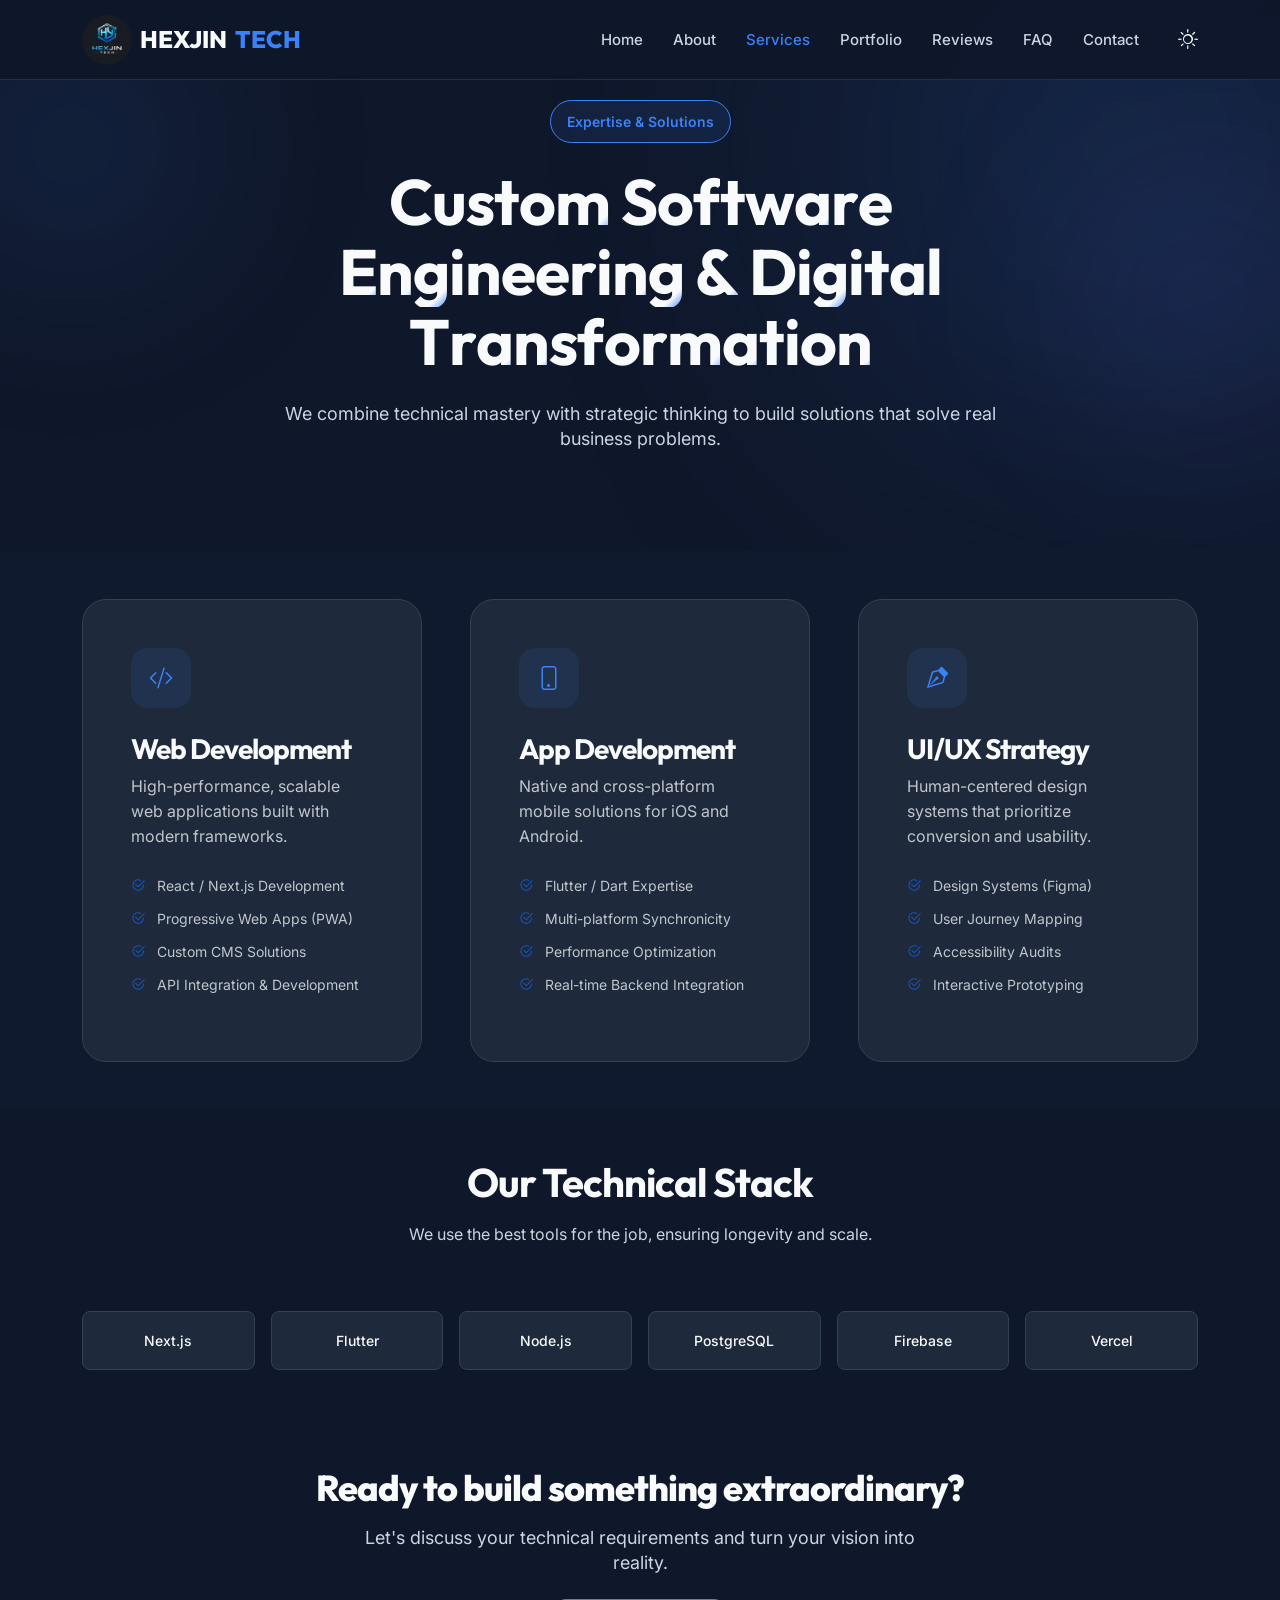
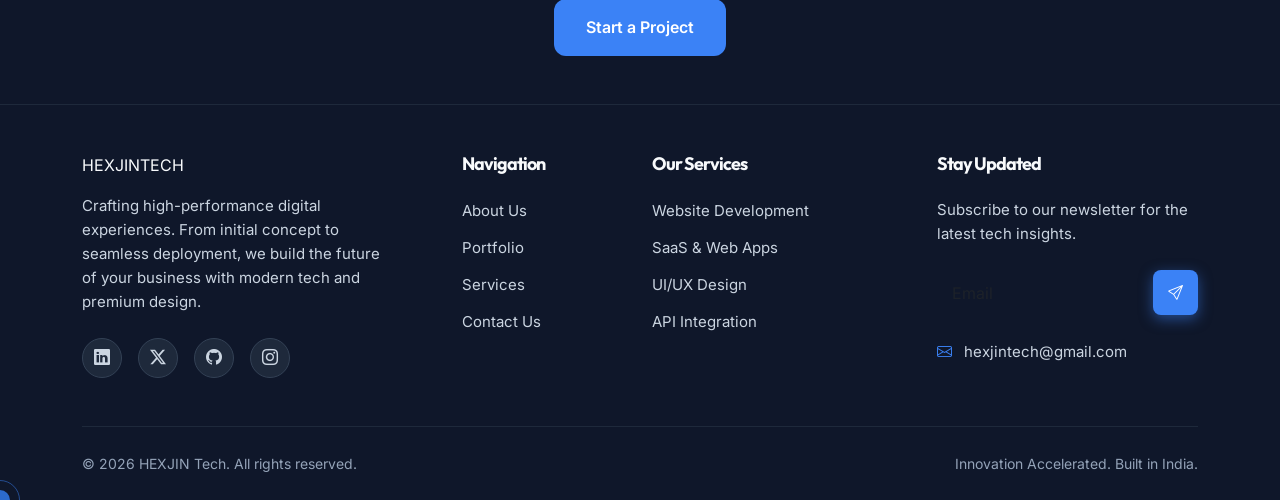
<file: services/index.html>
<!DOCTYPE html>
<html lang="en">

<head>
    <meta charset="UTF-8">
    <meta name="viewport" content="width=device-width, initial-scale=1.0">
    <title>Our Services | HEXJIN Tech</title>
    
    <!-- Bootstrap 5 CSS -->
    <link href="https://cdn.jsdelivr.net/npm/bootstrap@5.3.0/dist/css/bootstrap.min.css" rel="stylesheet">
    <!-- Bootstrap Icons -->
    <link rel="stylesheet" href="https://cdn.jsdelivr.net/npm/bootstrap-icons@1.11.1/font/bootstrap-icons.css">

    <!-- Custom Style -->
    <link rel="stylesheet" href="../assets/css/style.css">
</head>

<body class="services-page" data-theme="dark">
    <!-- Preloader -->
    <div class="preloader">
        <div class="loader-logo">
            HEXJIN<span>TECH</span>
            <div class="loader-line"></div>
        </div>
    </div>

    <!-- Navigation Placeholder -->
    <div id="navbar-placeholder"></div>

    <main id="app-root">
        <!-- Services Hero -->
        <section class="hero-section text-center">
            <div class="bg-blob blob-1"></div>
            <div class="bg-blob blob-2"></div>
            <div class="container">
                <div class="row justify-content-center">
                    <div class="col-lg-8 reveal">
                        <span class="hero-badge">Expertise & Solutions</span>
                        <h1 class="hero-title">Custom Software Engineering & Digital Transformation</h1>
                        <p class="hero-description">We combine technical mastery with strategic thinking to build solutions that solve real business problems.</p>
                    </div>
                </div>
            </div>
        </section>

        <!-- Main Services Detail -->
        <section class="services-section py-5">
            <div class="container">
                <div class="row g-5 stagger-reveal">
                    <!-- Web Development Detail -->
                    <div class="col-lg-4 reveal">
                        <div class="services-card p-5 h-100 magnetic">
                            <div class="services-icon mb-4"><i class="bi bi-code-slash"></i></div>
                            <h3>Web Development</h3>
                            <p class="opacity-75 mb-4">High-performance, scalable web applications built with modern frameworks.</p>
                            <ul class="list-unstyled opacity-75 small text-start">
                                <li class="mb-2"><i class="bi bi-check2-circle text-primary me-2"></i> React / Next.js Development</li>
                                <li class="mb-2"><i class="bi bi-check2-circle text-primary me-2"></i> Progressive Web Apps (PWA)</li>
                                <li class="mb-2"><i class="bi bi-check2-circle text-primary me-2"></i> Custom CMS Solutions</li>
                                <li class="mb-2"><i class="bi bi-check2-circle text-primary me-2"></i> API Integration & Development</li>
                            </ul>
                        </div>
                    </div>

                    <!-- App Development Detail -->
                    <div class="col-lg-4 reveal">
                        <div class="services-card p-5 h-100 magnetic">
                            <div class="services-icon mb-4"><i class="bi bi-phone"></i></div>
                            <h3>App Development</h3>
                            <p class="opacity-75 mb-4">Native and cross-platform mobile solutions for iOS and Android.</p>
                            <ul class="list-unstyled opacity-75 small text-start">
                                <li class="mb-2"><i class="bi bi-check2-circle text-primary me-2"></i> Flutter / Dart Expertise</li>
                                <li class="mb-2"><i class="bi bi-check2-circle text-primary me-2"></i> Multi-platform Synchronicity</li>
                                <li class="mb-2"><i class="bi bi-check2-circle text-primary me-2"></i> Performance Optimization</li>
                                <li class="mb-2"><i class="bi bi-check2-circle text-primary me-2"></i> Real-time Backend Integration</li>
                            </ul>
                        </div>
                    </div>

                    <!-- UI/UX Strategy Detail -->
                    <div class="col-lg-4 reveal">
                        <div class="services-card p-5 h-100 magnetic">
                            <div class="services-icon mb-4"><i class="bi bi-vector-pen"></i></div>
                            <h3>UI/UX Strategy</h3>
                            <p class="opacity-75 mb-4">Human-centered design systems that prioritize conversion and usability.</p>
                            <ul class="list-unstyled opacity-75 small text-start">
                                <li class="mb-2"><i class="bi bi-check2-circle text-primary me-2"></i> Design Systems (Figma)</li>
                                <li class="mb-2"><i class="bi bi-check2-circle text-primary me-2"></i> User Journey Mapping</li>
                                <li class="mb-2"><i class="bi bi-check2-circle text-primary me-2"></i> Accessibility Audits</li>
                                <li class="mb-2"><i class="bi bi-check2-circle text-primary me-2"></i> Interactive Prototyping</li>
                            </ul>
                        </div>
                    </div>
                </div>
            </div>
        </section>

        <!-- Our Technical Stack -->
        <section class="about-section py-5">
            <div class="container">
                <div class="row justify-content-center">
                    <div class="col-lg-8 text-center mb-5 reveal">
                        <h2 class="services-title">Our Technical Stack</h2>
                        <p class="services-subtitle">We use the best tools for the job, ensuring longevity and scale.</p>
                    </div>
                </div>
                <div class="row g-3 justify-content-center stagger-reveal">
                    <!-- Tech tags... -->
                    <div class="col-6 col-md-3 col-lg-2 reveal"><div class="skill-tag w-100 text-center py-3">Next.js</div></div>
                    <div class="col-6 col-md-3 col-lg-2 reveal"><div class="skill-tag w-100 text-center py-3">Flutter</div></div>
                    <div class="col-6 col-md-3 col-lg-2 reveal"><div class="skill-tag w-100 text-center py-3">Node.js</div></div>
                    <div class="col-6 col-md-3 col-lg-2 reveal"><div class="skill-tag w-100 text-center py-3">PostgreSQL</div></div>
                    <div class="col-6 col-md-3 col-lg-2 reveal"><div class="skill-tag w-100 text-center py-3">Firebase</div></div>
                    <div class="col-6 col-md-3 col-lg-2 reveal"><div class="skill-tag w-100 text-center py-3">Vercel</div></div>
                </div>
            </div>
        </section>

        <!-- Call to Action -->
        <section class="cta-section py-5">
            <div class="container text-center reveal">
                <h2 class="cta-title">Ready to build something extraordinary?</h2>
                <p class="cta-text mx-auto">Let's discuss your technical requirements and turn your vision into reality.</p>
                <div class="mt-4">
                    <a href="../contact/" class="btn-hero-primary magnetic">Start a Project</a>
                </div>
            </div>
        </section>
    </main>

    <div id="footer-placeholder"></div>

    <!-- Custom Cursor -->
    <div class="cursor-follower"></div>
    <div class="cursor-outline"></div>

    <!-- Scripts -->
    <script src="https://cdn.jsdelivr.net/npm/bootstrap@5.3.0/dist/js/bootstrap.bundle.min.js"></script>
    <script src="../assets/js/navbar.js"></script>
    <script src="../assets/js/common.js"></script>
    <script src="../assets/js/footer.js"></script>
</body>

</html>
</file>
<file: assets/css/style.css>
/* Google Fonts */
@import url('https://fonts.googleapis.com/css2?family=Inter:wght@400;500;600&family=Outfit:wght@400;600;700;800&display=swap');

/* Global Resets */
* {
    margin: 0px;
    padding: 0px;
    box-sizing: border-box;
}

html {
    scroll-behavior: smooth;
    cursor: none;
    /* Hide default for custom cursor */
}

[data-theme="light"] body {
    cursor: auto;
    /* Fallback for light mode if desired, but we'll try to keep custom cross-theme */
}

body {
    font-family: 'Inter', sans-serif;
    line-height: 25px;
    overflow-x: hidden;
    transition: all 300ms ease;
    background-color: #0f172a;
    color: #f8fafc;
}

body[data-theme="light"] {
    background-color: #f8fafc;
    color: #0f172a;
}

h1,
h2,
h3,
h4,
h5,
h6 {
    font-family: 'Outfit', sans-serif;
    font-weight: 700;
    letter-spacing: -1px;
}

a {
    text-decoration: none;
    color: inherit;
    transition: all 300ms ease;
}

section {
    width: 100%;
    position: relative;
    overflow-x: hidden;
}

#navbar {
    height: 80px;
    display: flex;
    align-items: center;
    transition: all 300ms ease;
    border-bottom: 1px solid rgba(255, 255, 255, 0.1);
    background-color: rgba(15, 23, 42, 0.9);
    z-index: 10001;
}

body[data-theme="light"] #navbar {
    background-color: rgba(248, 250, 252, 0.9);
    border-bottom: 1px solid rgba(0, 0, 0, 0.1);
}

#navbar.scrolled {
    height: 65px;
}

.navbar-logo {
    font-family: 'Outfit', sans-serif;
    font-weight: 800;
    font-size: 24px;
    display: flex;
    align-items: center;
    gap: 8px;
    color: #f8fafc;
}

body[data-theme="light"] .navbar-logo {
    color: #0f172a;
}

.navbar-logo img {
    width: 50px;
    height: 50px;
    border-radius: 50%;
}

.navbar-logo span {
    color: #3b82f6;
}

.navbar-link {
    font-weight: 500;
    font-size: 15px;
    color: #cbd5e1;
    padding: 10px 15px;
}

.navbar-link:hover,
.navbar-link.active {
    color: #3b82f6;
}

body[data-theme="light"] .navbar-link {
    color: #64748b;
}

body[data-theme="light"] .navbar-link:hover,
body[data-theme="light"] .navbar-link.active {
    color: #0052cc;
}

.btn-hire {
    padding: 10px 24px;
    background-color: #3b82f6;
    color: #ffffff;
    border-radius: 12px;
    font-weight: 600;
    font-size: 15px;
    box-shadow: 0px 4px 14px 0px rgba(59, 130, 246, 0.5);
}

.btn-hire:hover {
    background-color: #2563eb;
    transform: translateY(-2px);
    color: #ffffff;
}

.btn-theme-toggle {
    color: #f8fafc;
    font-size: 20px;
    display: flex;
    align-items: center;
    justify-content: center;
}

body[data-theme="light"] .btn-theme-toggle {
    color: #0f172a;
}

/* Hero Section Styling */
.hero-section {
    /* min-height: 100vh; */

    display: flex;
    align-items: center;
    padding-top: 100px;
    padding-bottom: 60px;
    position: relative;
    overflow: hidden;
}

.hero-section::before {
    content: '';
    position: absolute;
    top: -100px;
    right: -100px;
    width: 500px;
    height: 500px;
    background-color: rgba(59, 130, 246, 0.2);
    filter: blur(150px);
    border-radius: 250px;
    z-index: -1;
}

.hero-badge {
    display: inline-block;
    padding: 8px 16px;
    background-color: rgba(59, 130, 246, 0.1);
    color: #3b82f6;
    border: 1px solid #3b82f6;
    border-radius: 32px;
    font-weight: 600;
    font-size: 14px;
    margin-bottom: 24px;
}

.hero-title {
    font-size: 64px;
    line-height: 70px;
    margin-bottom: 24px;
    color: #f8fafc;
    /* Fallback */
}

body[data-theme="light"] .hero-title {
    color: #0f172a;
}

body[data-theme="light"] .hero-title .char {
    background: linear-gradient(135deg, #0f172a 80%, #3b82f6);
    -webkit-background-clip: text;
    background-clip: text;
    -webkit-text-fill-color: transparent;
}

.hero-description {
    font-size: 18px;
    color: #cbd5e1;
    margin-bottom: 40px;
}

body[data-theme="light"] .hero-description {
    color: #64748b;
}

.btn-hero-primary {
    padding: 16px 32px;
    background-color: #3b82f6;
    color: #ffffff;
    border-radius: 12px;
    font-weight: 600;
    font-size: 16px;
    display: inline-flex;
    align-items: center;
    gap: 8px;
}

.btn-hero-outline {
    padding: 16px 32px;
    background-color: transparent;
    color: #f8fafc;
    border: 1px solid rgba(255, 255, 255, 0.2);
    border-radius: 12px;
    font-weight: 600;
    font-size: 16px;
}

body[data-theme="light"] .btn-hero-outline {
    color: #0f172a;
    border: 1px solid rgba(0, 0, 0, 0.2);
}

/* About Section Styling */
.about-section {
    padding: 50px 0px;
}

.about-placeholder-img {
    background: linear-gradient(135deg, #1e293b, #3b82f6);
    width: 100%;
    height: 400px;
    display: flex;
    align-items: center;
    justify-content: center;
    border-radius: 32px;
    color: #ffffff;
    font-size: 100px;
    opacity: 0.8;
}

.about-title {
    font-size: 40px;
    margin-bottom: 16px;
}

.about-subtitle {
    color: #3b82f6;
    font-weight: 600;
    margin-bottom: 24px;
}

.about-text {
    color: #cbd5e1;
    font-size: 16px;
}

body[data-theme="light"] .about-text {
    color: #64748b;
}

.skill-tag {
    padding: 8px 16px;
    background-color: #1e293b;
    border: 1px solid #334155;
    border-radius: 8px;
    font-size: 14px;
    font-weight: 500;
    color: #f8fafc;
}

body[data-theme="light"] .skill-tag {
    background-color: #ffffff;
    border: 1px solid #e2e8f0;
    color: #0f172a;
}

/* Services Section Styling */
.services-section {
    padding: 50px 0px;
    background-color: rgba(59, 130, 246, 0.02);
}

.services-title {
    font-size: 40px;
    margin-bottom: 16px;
}

.services-subtitle {
    color: #cbd5e1;
    font-size: 16px;
}

.services-card {
    padding: 40px;
    background-color: #1e293b;
    border: 1px solid #334155;
    border-radius: 24px;
    transition: all 300ms ease;
    height: 100%;
}

body[data-theme="light"] .services-card {
    background-color: #ffffff;
    border: 1px solid #e2e8f0;
}

.services-card:hover {
    transform: translateY(-10px);
    border-color: #3b82f6;
    box-shadow: 0px 20px 40px -10px rgba(0, 0, 0, 0.3);
}

.services-icon {
    width: 60px;
    height: 60px;
    background-color: rgba(59, 130, 246, 0.1);
    color: #3b82f6;
    border-radius: 16px;
    display: flex;
    align-items: center;
    justify-content: center;
    font-size: 24px;
    margin-bottom: 24px;
}

.services-card-title {
    font-size: 20px;
    margin-bottom: 16px;
}

.services-card-text {
    color: #cbd5e1;
    font-size: 15px;
}

body[data-theme="light"] .services-card-text {
    color: #64748b;
}

/* Portfolio Section Styling */
.portfolio-section {
    padding: 50px 0px;
}

.portfolio-card {
    background-color: #1e293b;
    border: 1px solid #334155;
    border-radius: 24px;
    overflow: hidden;
    transition: all 300ms ease;
}

body[data-theme="light"] .portfolio-card {
    background-color: #ffffff;
    border: 1px solid #e2e8f0;
}

.portfolio-img-wrapper {
    height: 240px;
    overflow: hidden;
    position: relative;
}

.portfolio-slider-container {
    background-color: #0f172a;
}

.slider-img {
    position: absolute;
    top: 0px;
    left: 0px;
    width: 100%;
    height: 100%;
    opacity: 0;
    transition: opacity 800ms ease-in-out;
}

.slider-img.active {
    opacity: 1;
}

.slider-dots {
    position: absolute;
    bottom: 12px;
    left: 50%;
    transform: translateX(-50%);
    display: flex;
    gap: 8px;
    z-index: 10;
}

.slider-dot {
    width: 8px;
    height: 8px;
    border-radius: 4px;
    background-color: rgba(255, 255, 255, 0.3);
    transition: all 300ms ease;
}

.slider-dot.active {
    background-color: #3b82f6;
    width: 20px;
}

.portfolio-img {
    width: 100%;
    height: 100%;
    object-fit: cover;
    transition: all 500ms ease;
}

.portfolio-card:hover .portfolio-img {
    transform: scale(1.1);
}

.portfolio-content {
    padding: 24px;
}

.portfolio-tag {
    font-size: 12px;
    font-weight: 600;
    color: #3b82f6;
    background-color: rgba(59, 130, 246, 0.1);
    padding: 4px 12px;
    border-radius: 16px;
}

.portfolio-card-title {
    font-size: 20px;
    margin-bottom: 12px;
}

.portfolio-card-text {
    color: #cbd5e1;
    font-size: 14px;
    margin-bottom: 20px;
}

.portfolio-link {
    color: #3b82f6;
    font-weight: 600;
    font-size: 14px;
    display: inline-flex;
    align-items: center;
    gap: 6px;
}

/* Testimonials Section Styling */
.testimonials-section {
    padding: 50px 0px;
}

.testimonial-card {
    padding: 32px;
    background-color: #1e293b;
    border: 1px solid #334155;
    border-radius: 24px;
    height: 100%;
}

body[data-theme="light"] .testimonial-card {
    background-color: #ffffff;
    border: 1px solid #e2e8f0;
}

.testimonial-quote-icon {
    color: #3b82f6;
    font-size: 32px;
}

.testimonial-text {
    font-size: 16px;
    font-style: italic;
    color: #f8fafc;
}

body[data-theme="light"] .testimonial-text {
    color: #0f172a;
}

.testimonial-avatar {
    width: 50px;
    height: 50px;
    border-radius: 25px;
}

.testimonial-client-name {
    font-size: 18px;
    margin-bottom: 2px;
}

.testimonial-client-role {
    color: #cbd5e1;
}

/* Contact Section Styling */
.contact-section {
    padding: 50px 0px;
}

.contact-info-wrapper {
    background-color: #1e293b;
    border: 1px solid #334155;
    border-radius: 24px;
}

body[data-theme="light"] .contact-info-wrapper {
    background-color: #ffffff;
    border: 1px solid #e2e8f0;
}

.contact-info-item {
    color: inherit;
    transition: all 300ms ease;
}

.contact-info-item:hover .contact-icon-box {
    background-color: #3b82f6;
    color: #ffffff;
    transform: scale(1.1);
}

.contact-icon-box {
    width: 50px;
    height: 50px;
    background-color: rgba(59, 130, 246, 0.1);
    color: #3b82f6;
    border-radius: 12px;
    display: flex;
    align-items: center;
    justify-content: center;
    font-size: 20px;
    flex-shrink: 0;
    transition: all 300ms ease;
}

.contact-info-label {
    font-size: 16px;
    margin-bottom: 4px;
}

.contact-info-value {
    color: #cbd5e1;
    font-size: 14px;
}

.contact-form {
    background-color: rgba(255, 255, 255, 0.05);
    border: 1px solid rgba(255, 255, 255, 0.1);
    border-radius: 24px;
    backdrop-filter: blur(10px);
}

body[data-theme="light"] .contact-form {
    background-color: #ffffff;
    border: 1px solid #e2e8f0;
}

.contact-form-group label {
    font-weight: 500;
    font-size: 14px;
    margin-bottom: 8px;
    color: #f8fafc;
}

body[data-theme="light"] .contact-form-group label {
    color: #0f172a;
}

.contact-form .form-control {
    background-color: #0f172a;
    border: 1px solid #334155;
    color: #f8fafc;
    border-radius: 12px;
    padding: 12px 16px;
}

body[data-theme="light"] .contact-form .form-control {
    background-color: #f8fafc;
    border: 1px solid #e2e8f0;
    color: #0f172a;
}

.contact-form .form-control:focus {
    border-color: #3b82f6;
    box-shadow: 0px 0px 0px 4px rgba(59, 130, 246, 0.2);
    background-color: #0f172a;
    color: #f8fafc;
}

body[data-theme="light"] .contact-form .form-control:focus {
    background-color: #ffffff;
    color: #0f172a;
}

.btn-contact-submit {
    background-color: #3b82f6;
    color: #ffffff;
    padding: 16px;
    border-radius: 12px;
    font-weight: 600;
    font-size: 16px;
    display: flex;
    align-items: center;
    justify-content: center;
    gap: 10px;
    transition: all 300ms ease;
}

.btn-contact-submit:hover {
    background-color: #2563eb;
    transform: translateY(-2px);
}

/* Footer Section Styling */
.footer-section {
    background-color: #0f172a;
    border-top: 1px solid #1e293b;
}

body[data-theme="light"] .footer-section {
    background-color: #f8fafc;
    border-top: 1px solid #e2e8f0;
}

.footer-bio {
    color: #cbd5e1;
    font-size: 15px;
    line-height: 1.6;
}

.footer-col-title {
    font-size: 18px;
    font-weight: 700;
    color: #f8fafc;
    margin-bottom: 24px;
}

body[data-theme="light"] .footer-col-title {
    color: #0f172a;
}

.footer-links li {
    margin-bottom: 12px;
}

.footer-links a {
    color: #cbd5e1;
    text-decoration: none;
    font-size: 15px;
    transition: all 300ms ease;
}

.footer-links a:hover {
    color: #3b82f6;
    padding-left: 5px;
}

.footer-contact-info p {
    color: #cbd5e1;
    font-size: 15px;
    display: flex;
    align-items: center;
}

.footer-icon {
    color: #3b82f6;
    width: 18px;
}

.footer-social-link {
    width: 40px;
    height: 40px;
    background-color: #1e293b;
    border: 1px solid #334155;
    border-radius: 20px;
    display: flex;
    align-items: center;
    justify-content: center;
    color: #cbd5e1;
    transition: all 300ms ease;
}

body[data-theme="light"] .footer-social-link {
    background-color: #ffffff;
    border: 1px solid #e2e8f0;
}

.footer-social-link:hover {
    background-color: #3b82f6;
    color: #ffffff;
    border-color: #3b82f6;
    transform: translateY(-3px);
}

.footer-bottom {
    border-color: #1e293b !important;
}

body[data-theme="light"] .footer-bottom {
    border-color: #e2e8f0 !important;
}

.footer-copyright {
    color: #94a3b8;
    font-size: 14px;
}

.color-inherit {
    color: inherit !important;
}

/* Stats Section Styling */
.stats-section {
    background-color: #0f172a;
}

body[data-theme="light"] .stats-section {
    background-color: #f1f5f9;
}

.stat-card {
    padding: 30px 20px;
    background-color: #1e293b;
    border: 1px solid #334155;
    border-radius: 20px;
    transition: all 300ms ease;
}

body[data-theme="light"] .stat-card {
    background-color: #ffffff;
    border: 1px solid #e2e8f0;
}

.stat-number {
    font-size: 42px;
    font-weight: 800;
    color: #3b82f6;
    margin-bottom: 8px;
}

.stat-label {
    font-size: 14px;
    color: #cbd5e1;
    text-transform: uppercase;
    letter-spacing: 1px;
}

/* Process Section Styling */
.process-section {
    padding: 50px 0px;
    background-color: #0b1120;
}

body[data-theme="light"] .process-section {
    background-color: #ffffff;
}

.process-step-card {
    padding: 40px 30px;
    background-color: #1e293b;
    border: 1px solid #334155;
    border-radius: 24px;
    height: 100%;
    position: relative;
    transition: all 400ms ease;
}

body[data-theme="light"] .process-step-card {
    background-color: #f8fafc;
    border: 1px solid #e2e8f0;
}

.process-step-num {
    position: absolute;
    top: -20px;
    left: 30px;
    width: 50px;
    height: 50px;
    background-color: #3b82f6;
    color: #ffffff;
    border-radius: 25px;
    display: flex;
    align-items: center;
    justify-content: center;
    font-weight: 800;
    font-size: 20px;
    box-shadow: 0px 10px 20px rgba(59, 130, 246, 0.3);
}

.process-step-title {
    font-size: 22px;
    margin-top: 10px;
    margin-bottom: 16px;
}

.process-step-text {
    color: #cbd5e1;
    font-size: 15px;
    line-height: 1.6;
}

.process-step-card:hover {
    transform: translateY(-10px);
    border-color: #3b82f6;
}

/* FAQ Section Styling */
.faq-section {
    padding: 50px 0px;
}

.accordion {
    border: none;
}

.faq-item {
    background-color: #1e293b;
    border: 1px solid #334155;
    border-radius: 16px !important;
    overflow: hidden;
    margin-bottom: 16px;
}

body[data-theme="light"] .faq-item {
    background-color: #ffffff;
    border: 1px solid #e2e8f0;
}

.faq-button {
    background-color: transparent !important;
    color: #f8fafc !important;
    font-size: 18px;
    font-weight: 600;
    padding: 20px 24px;
    border: none;
    box-shadow: none !important;
}

body[data-theme="light"] .faq-button {
    color: #0f172a !important;
}

.faq-button:not(.collapsed) {
    color: #3b82f6 !important;
}

.faq-button::after {
    filter: brightness(0) invert(1);
    transition: all 300ms ease;
}

body[data-theme="light"] .faq-button::after {
    filter: none;
}

.faq-button:not(.collapsed)::after {
    filter: none;
    background-image: var(--bs-accordion-btn-icon);
}

.faq-answer {
    color: #cbd5e1;
    font-size: 15px;
    padding: 0px 24px 24px 24px;
    background-color: transparent;
}

body[data-theme="light"] .faq-answer {
    color: #64748b;
}

/* CTA Section Styling */
.cta-banner {
    background: linear-gradient(135deg, #1e293b 0%, #0f172a 100%);
    border: 1px solid #334155;
    border-radius: 32px;
    box-shadow: 0px 30px 60px rgba(0, 0, 0, 0.4);
}

body[data-theme="light"] .cta-banner {
    background: linear-gradient(135deg, #3b82f6 0%, #1d4ed8 100%);
    border: none;
}

.cta-title {
    font-size: 36px;
    font-weight: 800;
    margin-bottom: 16px;
}

body[data-theme="light"] .cta-title,
body[data-theme="light"] .cta-text {
    color: #ffffff;
}

.cta-text {
    color: #cbd5e1;
    font-size: 18px;
    max-width: 600px;
    margin: 0px auto;
}

/* Scroll Reveal Base */
.reveal {
    opacity: 0;
    transform: translateY(30px);
    transition: all 800ms ease;
}

.reveal.active {
    opacity: 1;
    transform: translateY(0px);
}

/* Mobile Responsive Adjustments */
@media (max-width: 991px) {

    .navbar-links {
        display: flex !important;
        position: fixed;
        top: 0;
        right: 0;
        height: 100vh;
        background-color: rgba(15, 23, 42, 0.95);
        backdrop-filter: blur(20px);
        -webkit-backdrop-filter: blur(20px);
        flex-direction: column;
        justify-content: space-between;
        padding: 0;
        z-index: 10000;
        transform: translateX(105%);
        visibility: hidden;
        transition: transform 0.6s cubic-bezier(0.85, 0, 0.15, 1),
            visibility 0.6s linear;
        box-shadow: -20px 0 50px rgba(0, 0, 0, 0.5);
        border-left: 1px solid rgba(255, 255, 255, 0.05);
    }

    body[data-theme="light"] .navbar-links {
        background-color: rgba(248, 250, 252, 0.95);
        border-left: 1px solid rgba(0, 0, 0, 0.05);
        box-shadow: -20px 0 50px rgba(0, 0, 0, 0.1);
    }

    .navbar-links.mobile-active {
        transform: translateX(0);
        visibility: visible;
        transition: transform 0.6s cubic-bezier(0.85, 0, 0.15, 1),
            visibility 0s linear;
    }

    /* Drawer Header */
    .drawer-header {
        padding: 24px 30px;
        display: flex;
        align-items: center;
        justify-content: space-between;
        border-bottom: 1px solid rgba(255, 255, 255, 0.1);
    }

    body[data-theme="light"] .drawer-header {
        border-bottom: 1px solid rgba(0, 0, 0, 0.1);
    }

    .drawer-close {
        font-size: 24px;
        padding: 5px;
        transition: transform 0.3s ease;
    }

    .drawer-close:active {
        transform: scale(0.9);
    }

    /* Drawer Body */
    .nav-list {
        /* padding: 40px 30px; */
        flex-grow: 1;
        overflow-y: auto;
    }

    .navbar-link {
        font-size: 16px;
        width: 100%;
        margin-bottom: 10px;
        padding: 10px 20px;
        font-weight: 600;
        text-align: start;
        display: block;
        opacity: 0;
        transform: translateX(20px);
        transition: all 0.4s cubic-bezier(0.2, 1, 0.3, 1);
    }

    .navbar-links.mobile-active .navbar-link {
        opacity: 1;
        transform: translateX(0);
    }

    /* Staggered entrance */
    .navbar-links.mobile-active li:nth-child(1) .navbar-link {
        transition-delay: 0.1s;
    }

    .navbar-links.mobile-active li:nth-child(2) .navbar-link {
        transition-delay: 0.15s;
    }

    .navbar-links.mobile-active li:nth-child(3) .navbar-link {
        transition-delay: 0.2s;
    }

    .navbar-links.mobile-active li:nth-child(4) .navbar-link {
        transition-delay: 0.25s;
    }

    .navbar-links.mobile-active li:nth-child(5) .navbar-link {
        transition-delay: 0.3s;
    }

    /* Drawer Footer */
    .drawer-footer {
        padding: 30px;
        border-top: 1px solid rgba(255, 255, 255, 0.05);
        background: rgba(255, 255, 255, 0.02);
    }

    body[data-theme="light"] .drawer-footer {

        border-top: 1px solid rgba(0, 0, 0, 0.05);
        background: rgba(0, 0, 0, 0.02);
    }

    .social-icon {
        width: 40px;
        height: 40px;
        background: rgba(255, 255, 255, 0.05);
        border-radius: 10px;
        display: flex;
        align-items: center;
        justify-content: center;
        font-size: 18px;
        transition: background 0.3s ease;
    }

    .social-icon:hover {
        background: rgba(59, 130, 246, 0.2);
        color: #3b82f6;
    }

    body[data-theme="light"] .social-icon {
        background: rgba(0, 0, 0, 0.05);
        color: #0f172a;
    }

    .nav-backdrop {
        position: fixed;
        top: 0;
        left: 0;
        width: 100%;
        height: 100%;
        background-color: rgba(0, 0, 0, 0.7);

        z-index: 9999;
        opacity: 0;
        visibility: hidden;
        display: none;
        pointer-events: none;
        transition: all 0.4s ease;
    }

    .nav-backdrop.active {
        opacity: 1;
        visibility: visible;
        display: block;
        pointer-events: auto;
    }


    .navbar-mobile-btn {
        width: 44px;
        height: 44px;
        display: flex;
        align-items: center;
        justify-content: center;
        background-color: rgba(255, 255, 255, 0.05) !important;
        border: 1px solid rgba(255, 255, 255, 0.1) !important;
        border-radius: 12px;
        transition: all 0.3s ease;
        position: relative;
        z-index: 10001;
    }

    .hamburger-inner {
        width: 20px;
        height: 14px;
        position: relative;
        display: flex;
        flex-direction: column;
        justify-content: space-between;
    }

    .hamburger-inner span {
        display: block;
        width: 100%;
        height: 2px;
        background-color: #f8fafc;
        border-radius: 2px;
        transition: all 0.4s cubic-bezier(0.2, 1, 0.3, 1);
    }

    body[data-theme="light"] .hamburger-inner span {
        background-color: #0f172a;
    }

    /* Hamburger Morphing */
    .navbar-mobile-btn.is-active .hamburger-inner span:nth-child(1) {
        transform: translateY(6px) rotate(45deg);
    }

    .navbar-mobile-btn.is-active .hamburger-inner span:nth-child(2) {
        opacity: 0;
        transform: translateX(-10px);
    }

    .navbar-mobile-btn.is-active .hamburger-inner span:nth-child(3) {
        transform: translateY(-6px) rotate(-45deg);
    }

    body[data-theme="light"] .navbar-mobile-btn {
        background-color: rgba(0, 0, 0, 0.05) !important;
        border: 1px solid rgba(0, 0, 0, 0.1) !important;
    }

    .hero-title {
        font-size: 42px;
        line-height: 48px;
    }
}

@media (max-width: 767px) {
    .hero-title {
        font-size: 36px;
        line-height: 42px;
    }

    .navbar-container {
        padding: 0px 20px;
    }

    .portfolio-img-wrapper {
        height: auto;
        aspect-ratio: 16 / 9;
    }

    .portfolio-img {
        object-fit: contain;
        background-color: #0f172a;
    }


}

/* SPA Transitions */
#app-root {
    transition: opacity 0.3s ease;
}

/* Portfolio Filters */
.active-filter {
    background-color: #3b82f6 !important;
    color: #ffffff !important;
    border-color: #3b82f6 !important;
    box-shadow: 0px 4px 12px rgba(59, 130, 246, 0.4);
}

.portfolio-item {
    transition: opacity 0.3s ease, transform 0.3s ease;
}

/* --- FILTER PILLS --- */
.filter-pill {
    display: inline-flex;
    align-items: center;
    gap: 6px;
    background: rgba(255, 255, 255, 0.05);
    border: 1px solid rgba(255, 255, 255, 0.1);
    color: #94a3b8;
    padding: 8px 20px;
    border-radius: 50px;
    cursor: pointer;
    transition: all 0.3s cubic-bezier(0.2, 1, 0.3, 1);
    font-size: 14px;
    font-weight: 500;
    user-select: none;
}

body[data-theme="light"] .filter-pill {
    background: #f1f5f9;
    border-color: #e2e8f0;
    color: #64748b;
}

.filter-pill:hover {
    background: rgba(59, 130, 246, 0.1);
    border-color: rgba(59, 130, 246, 0.4);
    color: #3b82f6;
    transform: translateY(-2px);
    box-shadow: 0 4px 12px rgba(59, 130, 246, 0.15);
}

.filter-pill.active {
    background: #3b82f6;
    border-color: #3b82f6;
    color: #ffffff;
    box-shadow: 0 4px 15px rgba(59, 130, 246, 0.4);
    transform: translateY(-2px);
}

body[data-theme="light"] .filter-pill.active {
    background: #3b82f6;
    border-color: #3b82f6;
    color: #ffffff;
}

[data-filter] {
    cursor: pointer;
    transition: all 0.2s ease;
}

[data-filter]:hover {
    transform: translateY(-2px);
    background-color: rgba(59, 130, 246, 0.2);
}

/* About Hero Specifics */
.about-hero {
    background: linear-gradient(rgba(15, 23, 42, 0.8), rgba(15, 23, 42, 0.8)), url('https://images.unsplash.com/photo-1497215728101-856f4ea42174?ixlib=rb-1.2.1&auto=format&fit=crop&w=1350&q=80') !important;
    background-size: cover !important;
    background-position: center !important;
}

body[data-theme="light"] .about-hero {
    background: linear-gradient(rgba(248, 250, 252, 0.9), rgba(248, 250, 252, 0.9)), url('https://images.unsplash.com/photo-1497215728101-856f4ea42174?ixlib=rb-1.2.1&auto=format&fit=crop&w=1350&q=80') !important;
    background-size: cover !important;
    background-position: center !important;
}

/* --- NEW PROFESSIONAL COMPANY STYLES --- */

/* Trusted By / Logo Marquee */
.logo-marquee-section {
    padding: 60px 0;
    background-color: #0b1120;
    overflow: hidden;
}

body[data-theme="light"] .logo-marquee-section {
    background-color: #f1f5f9;
}

.marquee-wrapper {
    display: flex;
    white-space: nowrap;
    animation: marquee 30s linear infinite;
}

.marquee-item {
    display: flex;
    align-items: center;
    justify-content: center;
    margin-right: 80px;
    font-size: 24px;
    font-weight: 700;
    color: #64748b;
    opacity: 0.6;
    transition: all 300ms ease;
    filter: grayscale(1);
    user-select: none;
}

.marquee-item:hover {
    opacity: 1;
    filter: grayscale(0);
    color: #3b82f6;
}

@keyframes marquee {
    0% {
        transform: translateX(0);
    }

    100% {
        transform: translateX(-50%);
    }
}

/* Why Choose Us cards */
.feature-card {
    padding: 30px;
    background-color: #1e293b;
    border: 1px solid #334155;
    border-radius: 20px;
    height: 100%;
    transition: all 400ms cubic-bezier(0.175, 0.885, 0.32, 1.275);
}

body[data-theme="light"] .feature-card {
    background-color: #ffffff;
    border: 1px solid #e2e8f0;
}

.feature-card:hover {
    transform: translateY(-10px) scale(1.02);
    border-color: #3b82f6;
    box-shadow: 0 20px 40px -15px rgba(59, 130, 246, 0.2);
}

/* Team Member Cards */
.team-card {
    background-color: #1e293b;
    border: 1px solid #334155;
    border-radius: 24px;
    overflow: hidden;
    transition: all 300ms ease;
}

body[data-theme="light"] .team-card {
    background-color: #ffffff;
    border: 1px solid #e2e8f0;
}

.team-img-wrapper {
    height: 300px;
    overflow: hidden;
}

.team-img {
    width: 100%;
    height: 100%;
    object-fit: cover;
    transition: transform 500ms ease;
}

.team-card:hover .team-img {
    transform: scale(1.1);
}

.team-social {
    display: flex;
    gap: 12px;
    margin-top: 15px;
}

.team-social-link {
    width: 35px;
    height: 35px;
    background-color: rgba(59, 130, 246, 0.1);
    color: #3b82f6;
    border-radius: 50%;
    display: flex;
    align-items: center;
    justify-content: center;
    transition: all 300ms ease;
}

.team-social-link:hover {
    background-color: #3b82f6;
    color: #ffffff;
}

/* FAQ Accordion Styling */
.faq-accordion .accordion-item {
    background-color: #1e293b;
    border: 1px solid #334155;
    border-radius: 16px !important;
    margin-bottom: 16px;
    overflow: hidden;
    border: 1px solid #334155 !important;
}

body[data-theme="light"] .faq-accordion .accordion-item {
    background-color: #ffffff;
    border: 1px solid #e2e8f0 !important;
}

.faq-accordion .accordion-button {
    background-color: transparent !important;
    color: #f8fafc !important;
    font-weight: 600;
    padding: 20px;
    box-shadow: none !important;
}

body[data-theme="light"] .faq-accordion .accordion-button {
    color: #0f172a !important;
}

.faq-accordion .accordion-button:not(.collapsed) {
    color: #3b82f6 !important;
}

.faq-accordion .accordion-body {
    background-color: transparent;
    color: #cbd5e1;
    padding: 0 20px 20px;
}

/* Newsletter Section */
.newsletter-section {
    padding: 80px 0;
    position: relative;
    z-index: 1;
}

.newsletter-card {
    background: linear-gradient(135deg, rgba(59, 130, 246, 0.1), rgba(59, 130, 246, 0.05));
    border: 1px solid rgba(59, 130, 246, 0.2);
    border-radius: 32px;
    padding: 60px 40px;
    backdrop-filter: blur(10px);
}

.newsletter-input-group {
    background-color: #0f172a;
    border: 1px solid #334155;
    border-radius: 16px;
    padding: 8px;
    max-width: 500px;
    margin: 0 auto;
    display: flex;
}

body[data-theme="light"] .newsletter-input-group {
    background-color: #ffffff;
    border: 1px solid #e2e8f0;
}

.newsletter-input {
    background: transparent;
    border: none;
    color: #f8fafc;
    padding: 10px 15px;
    flex-grow: 1;
}

body[data-theme="light"] .newsletter-input {
    color: #0f172a;
}

.newsletter-input:focus {
    box-shadow: none;
    outline: none;
}

/* --- PREMIUM ANIMATIONS & UTILITIES --- */

/* Custom Cursor */
.cursor-follower {
    position: fixed;
    width: 20px;
    height: 20px;
    background-color: #3b82f6;
    border-radius: 50%;
    pointer-events: none;
    z-index: 10000;
    transition: transform 0.1s ease;
    mix-blend-mode: difference;
    display: none;
    /* Shown via JS */
}

.cursor-outline {
    position: fixed;
    width: 40px;
    height: 40px;
    border: 1px solid rgba(59, 130, 246, 0.5);
    border-radius: 50%;
    pointer-events: none;
    z-index: 10000;
    transition: transform 0.2s ease, width 0.1s ease, height 0.1s ease;
    display: none;
}

/* Background Blobs */
.bg-blob {
    position: absolute;
    width: 400px;
    height: 400px;
    background: radial-gradient(circle, rgba(59, 130, 246, 0.15) 0%, rgba(59, 130, 246, 0) 70%);
    border-radius: 50%;
    filter: blur(80px);
    z-index: -1;
    pointer-events: none;
    animation: blob-float 20s infinite alternate cubic-bezier(0.45, 0, 0.55, 1);
}

.blob-1 {
    top: -10%;
    left: -10%;
    animation-duration: 25s;
}

.blob-2 {
    bottom: 10%;
    right: -10%;
    background: radial-gradient(circle, rgba(99, 102, 241, 0.15) 0%, rgba(99, 102, 241, 0) 70%);
    animation-duration: 30s;
    animation-delay: -5s;
}

.blob-3 {
    top: 40%;
    left: 30%;
    background: radial-gradient(circle, rgba(168, 85, 247, 0.1) 0%, rgba(168, 85, 247, 0) 70%);
    animation-duration: 35s;
    animation-delay: -10s;
}

@keyframes blob-float {
    0% {
        transform: translate(0, 0) scale(1);
    }

    33% {
        transform: translate(100px, 50px) scale(1.1);
    }

    66% {
        transform: translate(-50px, 100px) scale(0.9);
    }

    100% {
        transform: translate(0, 0) scale(1);
    }
}

/* Hero Title Animation */
.hero-title .word {
    display: inline-block;
    vertical-align: bottom;
}

.hero-title .char {
    display: inline-block;
    transform: translateY(100%);
    opacity: 0;
    transition: transform 0.8s cubic-bezier(0.2, 1, 0.3, 1),
        opacity 0.8s cubic-bezier(0.2, 1, 0.3, 1);
    background: linear-gradient(135deg, #f8fafc 80%, #3b82f6);
    -webkit-background-clip: text;
    background-clip: text;
    -webkit-text-fill-color: transparent;
}

.hero-title.title-animate .char {
    transform: translateY(0);
    opacity: 1;
}

/* Enhanced Reveal */
.reveal {
    opacity: 0;
    transform: translateY(40px);
    transition: opacity 1.2s cubic-bezier(0.2, 1, 0.3, 1),
        transform 1.2s cubic-bezier(0.2, 1, 0.3, 1);
}

.reveal.active {
    opacity: 1;
    transform: translateY(0);
}

/* Card Hover Enhancements */
.services-card,
.portfolio-card,
.feature-card,
.stat-card {
    transition: transform 0.5s cubic-bezier(0.2, 1, 0.3, 1),
        box-shadow 0.5s cubic-bezier(0.2, 1, 0.3, 1),
        border-color 0.5s cubic-bezier(0.2, 1, 0.3, 1);
}

.services-card:hover,
.stat-card:hover {
    box-shadow: 0 20px 40px -10px rgba(59, 130, 246, 0.2) !important;
}

/* Image Zoom */
.portfolio-img-wrapper img {
    transition: transform 1.2s cubic-bezier(0.2, 1, 0.3, 1);
}

.portfolio-card:hover .portfolio-img-wrapper img {
    transform: scale(1.08);
}

/* Magnetic Button Feel (CSS only part) */
.btn-hire,
.btn-hero-primary,
.btn-hero-outline,
.btn-contact-submit,
.magnetic {
    transition: transform 0.3s cubic-bezier(0.2, 1, 0.3, 1),
        box-shadow 0.3s cubic-bezier(0.2, 1, 0.3, 1);
}

.btn-hire:active,
.btn-hero-primary:active,
.magnetic:active {
    transform: scale(0.95);
}

/* Preloader */
.preloader {
    position: fixed;
    top: 0;
    left: 0;
    width: 100%;
    height: 100%;
    background-color: #0f172a;
    z-index: 100000;
    display: flex;
    justify-content: center;
    align-items: center;
    transition: opacity 0.8s ease, visibility 0.8s ease;
}

.preloader.fade-out {
    opacity: 0;
    visibility: hidden;
}

.loader-logo {
    font-family: 'Outfit', sans-serif;
    font-weight: 800;
    font-size: 32px;
    color: #f8fafc;
    position: relative;
    overflow: hidden;
}

.loader-logo span {
    color: #3b82f6;
}

.loader-line {
    position: absolute;
    bottom: 0;
    left: 0;
    width: 0;
    height: 2px;
    background: #3b82f6;
    animation: loader-anim 1.5s ease-in-out forwards;
}

@keyframes loader-anim {
    0% {
        width: 0;
    }

    100% {
        width: 100%;
    }
}

/* Smooth Page Entrance */
#app-root {
    opacity: 0;
    transition: opacity 1.2s ease;
}

#app-root.loaded {
    opacity: 1;
}

.filter-pill {
    cursor: pointer;
}
/* ==========================================================================
   REVIEWS PAGE - Premium Glassmorphic Design (.reviews-page)
   ========================================================================== */

.reviews-page .reviews-hero {
    padding-top: 140px;
    padding-bottom: 80px;
    text-align: center;
}

.reviews-page .reviews-hero .hero-title {
    background: linear-gradient(135deg, #f8fafc 60%, #3b82f6);
    -webkit-background-clip: text;
    background-clip: text;
    -webkit-text-fill-color: transparent;
}

body[data-theme="light"] .reviews-page .reviews-hero .hero-title {
    background: linear-gradient(135deg, #0f172a 60%, #3b82f6);
    -webkit-background-clip: text;
    background-clip: text;
    -webkit-text-fill-color: transparent;
}

.reviews-page .ratings-section {
    padding: 40px 0 100px;
}

.reviews-page .review-form-card {
    background: rgba(255, 255, 255, 0.04);
    backdrop-filter: blur(20px);
    -webkit-backdrop-filter: blur(20px);
    border: 1px solid rgba(255, 255, 255, 0.08);
    border-radius: 28px;
    padding: 40px;
    position: sticky;
    top: 100px;
    box-shadow: 0 20px 50px rgba(0, 0, 0, 0.3);
}

body[data-theme="light"] .reviews-page .review-form-card {
    background: rgba(255, 255, 255, 0.9);
    border: 1px solid rgba(0, 0, 0, 0.06);
    box-shadow: 0 20px 50px rgba(0, 0, 0, 0.08);
}

.reviews-page .review-form-card h3 {
    font-size: 22px;
    font-weight: 700;
    background: linear-gradient(135deg, #f8fafc, #3b82f6);
    -webkit-background-clip: text;
    background-clip: text;
    -webkit-text-fill-color: transparent;
}

body[data-theme="light"] .reviews-page .review-form-card h3 {
    background: linear-gradient(135deg, #0f172a, #3b82f6);
    -webkit-background-clip: text;
    background-clip: text;
    -webkit-text-fill-color: transparent;
}

.reviews-page .form-label {
    font-size: 12px;
    font-weight: 600;
    color: #64748b;
    text-transform: uppercase;
    letter-spacing: 0.6px;
    margin-bottom: 8px;
}

.reviews-page .form-control {
    background: rgba(15, 23, 42, 0.6);
    border: 1px solid rgba(255, 255, 255, 0.08);
    color: #f8fafc;
    border-radius: 14px;
    padding: 12px 16px;
    font-size: 14px;
    transition: all 0.3s ease;
}

.reviews-page .form-control::placeholder { color: #475569; }

.reviews-page .form-control:focus {
    background: rgba(15, 23, 42, 0.85);
    border-color: #3b82f6;
    box-shadow: 0 0 0 4px rgba(59, 130, 246, 0.15);
    color: #f8fafc;
    outline: none;
}

body[data-theme="light"] .reviews-page .form-control {
    background: #f8fafc;
    border: 1px solid #e2e8f0;
    color: #0f172a;
}

body[data-theme="light"] .reviews-page .form-control:focus {
    background: #ffffff;
    border-color: #3b82f6;
    box-shadow: 0 0 0 4px rgba(59, 130, 246, 0.1);
    color: #0f172a;
}

.reviews-page .form-control.is-invalid {
    border-color: #ef4444 !important;
    box-shadow: 0 0 0 3px rgba(239, 68, 68, 0.15) !important;
}

.reviews-page .star-rating {
    display: flex;
    flex-direction: row-reverse;
    justify-content: flex-start;
    gap: 6px;
}

.reviews-page .star-rating input { display: none; }

.reviews-page .star-rating label {
    font-size: 28px;
    color: rgba(255, 255, 255, 0.12);
    cursor: pointer;
    transition: color 0.2s ease, transform 0.2s ease;
}

body[data-theme="light"] .reviews-page .star-rating label {
    color: rgba(0, 0, 0, 0.1);
}

.reviews-page .star-rating label:hover,
.reviews-page .star-rating label:hover ~ label,
.reviews-page .star-rating input:checked ~ label {
    color: #fbbf24;
    transform: scale(1.2);
}

.reviews-page .btn-hero-primary {
    padding: 14px 28px;
    font-size: 15px;
    border-radius: 14px;
    justify-content: center;
    width: 100%;
}

.reviews-page .btn-hero-primary:hover {
    background-color: #2563eb;
    transform: translateY(-3px);
    box-shadow: 0 12px 28px rgba(59, 130, 246, 0.45);
}

.reviews-page .testimonial-card-premium {
    background: rgba(255, 255, 255, 0.03);
    border: 1px solid rgba(255, 255, 255, 0.06);
    border-radius: 22px;
    padding: 28px;
    transition: all 0.4s cubic-bezier(0.2, 1, 0.3, 1);
    height: 100%;
}

.reviews-page .testimonial-card-premium:hover {
    transform: translateY(-8px);
    background: rgba(255, 255, 255, 0.05);
    border-color: rgba(59, 130, 246, 0.3);
    box-shadow: 0 24px 48px -15px rgba(59, 130, 246, 0.2);
}

body[data-theme="light"] .reviews-page .testimonial-card-premium {
    background: #ffffff;
    border: 1px solid #e2e8f0;
    box-shadow: 0 4px 20px rgba(0, 0, 0, 0.05);
}

body[data-theme="light"] .reviews-page .testimonial-card-premium:hover {
    border-color: #3b82f6;
    box-shadow: 0 20px 40px rgba(0, 0, 0, 0.1);
}

.reviews-page .review-stars-display {
    color: #fbbf24;
    font-size: 13px;
    letter-spacing: 2px;
    margin-bottom: 12px;
}

.reviews-page .reviewer-avatar {
    width: 44px;
    height: 44px;
    border-radius: 50%;
    background: linear-gradient(135deg, #3b82f6, #6366f1);
    display: flex;
    align-items: center;
    justify-content: center;
    font-weight: 700;
    font-size: 16px;
    color: #ffffff;
    flex-shrink: 0;
}

@media (max-width: 991px) {
    .reviews-page .review-form-card {
        position: static;
        margin-bottom: 40px;
    }
}

@media (max-width: 767px) {
    .reviews-page .review-form-card { padding: 24px 18px; }
    .reviews-page .reviews-hero .hero-title { font-size: 36px; line-height: 42px; }
}
</file>
